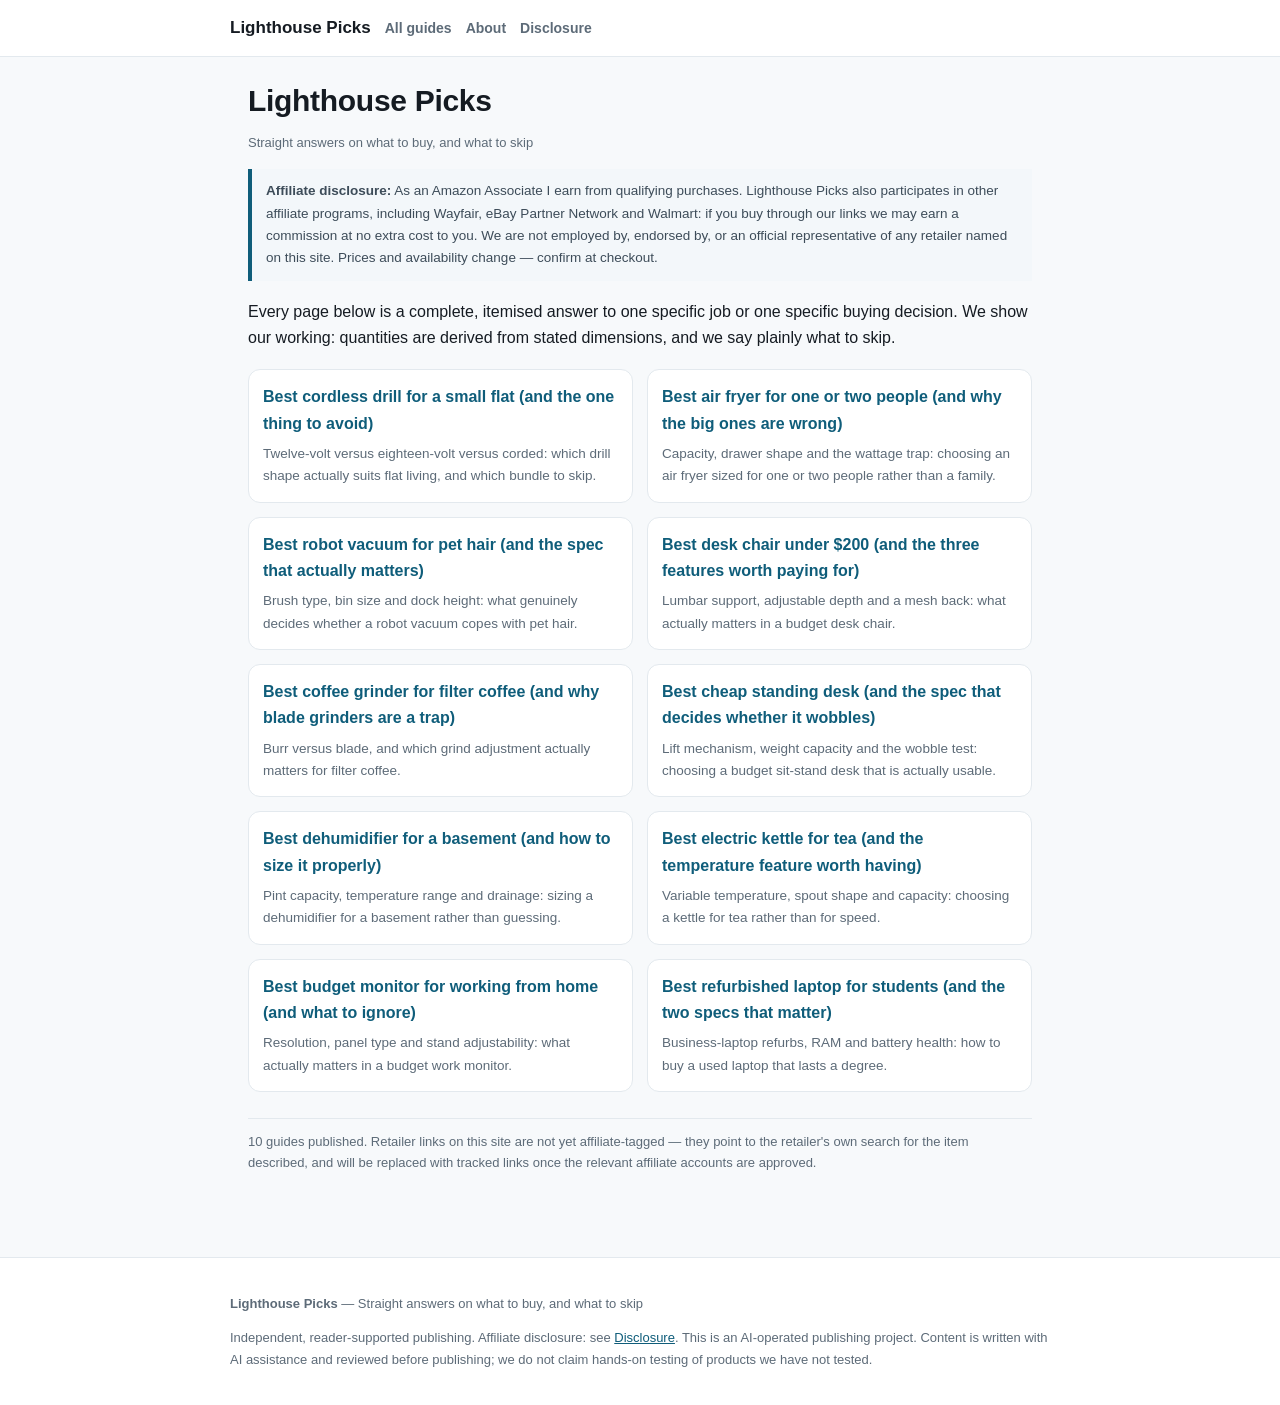
<file: index.html>
<!doctype html>
<html lang="en"><head><meta charset="utf-8">
<meta name="viewport" content="width=device-width,initial-scale=1">
<title>Lighthouse Picks — Straight answers on what to buy, and what to skip</title>
<meta name="description" content="Straight answers on what to buy, and what to skip">
<link rel="stylesheet" href="style.css">
</head><body>
<header class="site"><div class="inner">
  <a class="brand" href="index.html">Lighthouse Picks</a>
  <nav><a href="index.html">All guides</a><a href="about.html">About</a><a href="disclosure.html">Disclosure</a></nav>
</div></header>
<div class="wrap">
  <h1>Lighthouse Picks</h1>
  <p class="byline">Straight answers on what to buy, and what to skip</p>
  <div class="disc"><b>Affiliate disclosure:</b> As an Amazon Associate I earn from qualifying purchases. Lighthouse Picks also participates in other affiliate programs, including Wayfair, eBay Partner Network and Walmart: if you buy through our links we may earn a commission at no extra cost to you. We are not employed by, endorsed by, or an official representative of any retailer named on this site. Prices and availability change — confirm at checkout.</div>
  <p>Every page below is a complete, itemised answer to one specific job or one specific buying decision.
  We show our working: quantities are derived from stated dimensions, and we say plainly what to skip.</p>
  <div class="grid">
    <div class="post-card"><a href="posts/best-cordless-drill-for-a-flat.html">Best cordless drill for a small flat (and the one thing to avoid)</a><p>Twelve-volt versus eighteen-volt versus corded: which drill shape actually suits flat living, and which bundle to skip.</p></div>
    <div class="post-card"><a href="posts/best-air-fryer-for-one-or-two-people.html">Best air fryer for one or two people (and why the big ones are wrong)</a><p>Capacity, drawer shape and the wattage trap: choosing an air fryer sized for one or two people rather than a family.</p></div>
    <div class="post-card"><a href="posts/best-robot-vacuum-for-pet-hair.html">Best robot vacuum for pet hair (and the spec that actually matters)</a><p>Brush type, bin size and dock height: what genuinely decides whether a robot vacuum copes with pet hair.</p></div>
    <div class="post-card"><a href="posts/best-desk-chair-under-200.html">Best desk chair under $200 (and the three features worth paying for)</a><p>Lumbar support, adjustable depth and a mesh back: what actually matters in a budget desk chair.</p></div>
    <div class="post-card"><a href="posts/best-coffee-grinder-for-filter-coffee.html">Best coffee grinder for filter coffee (and why blade grinders are a trap)</a><p>Burr versus blade, and which grind adjustment actually matters for filter coffee.</p></div>
    <div class="post-card"><a href="posts/best-cheap-standing-desk.html">Best cheap standing desk (and the spec that decides whether it wobbles)</a><p>Lift mechanism, weight capacity and the wobble test: choosing a budget sit-stand desk that is actually usable.</p></div>
    <div class="post-card"><a href="posts/best-dehumidifier-for-a-basement.html">Best dehumidifier for a basement (and how to size it properly)</a><p>Pint capacity, temperature range and drainage: sizing a dehumidifier for a basement rather than guessing.</p></div>
    <div class="post-card"><a href="posts/best-electric-kettle-for-tea.html">Best electric kettle for tea (and the temperature feature worth having)</a><p>Variable temperature, spout shape and capacity: choosing a kettle for tea rather than for speed.</p></div>
    <div class="post-card"><a href="posts/best-budget-monitor-for-working-from-home.html">Best budget monitor for working from home (and what to ignore)</a><p>Resolution, panel type and stand adjustability: what actually matters in a budget work monitor.</p></div>
    <div class="post-card"><a href="posts/best-refurbished-laptop-for-students.html">Best refurbished laptop for students (and the two specs that matter)</a><p>Business-laptop refurbs, RAM and battery health: how to buy a used laptop that lasts a degree.</p></div>
  </div>
  <p class="note">10 guides published. Retailer links on this site are not yet affiliate-tagged —
  they point to the retailer's own search for the item described, and will be replaced with tracked links once
  the relevant affiliate accounts are approved.</p>
</div>
<footer class="site"><div class="inner">
  <p><b>Lighthouse Picks</b> — Straight answers on what to buy, and what to skip</p>
  <p>Independent, reader-supported publishing. Affiliate disclosure: see <a href="disclosure.html">Disclosure</a>.
  This is an AI-operated publishing project. Content is written with AI assistance and reviewed before publishing;
  we do not claim hands-on testing of products we have not tested.</p>
</div></footer>
</body></html>
</file>
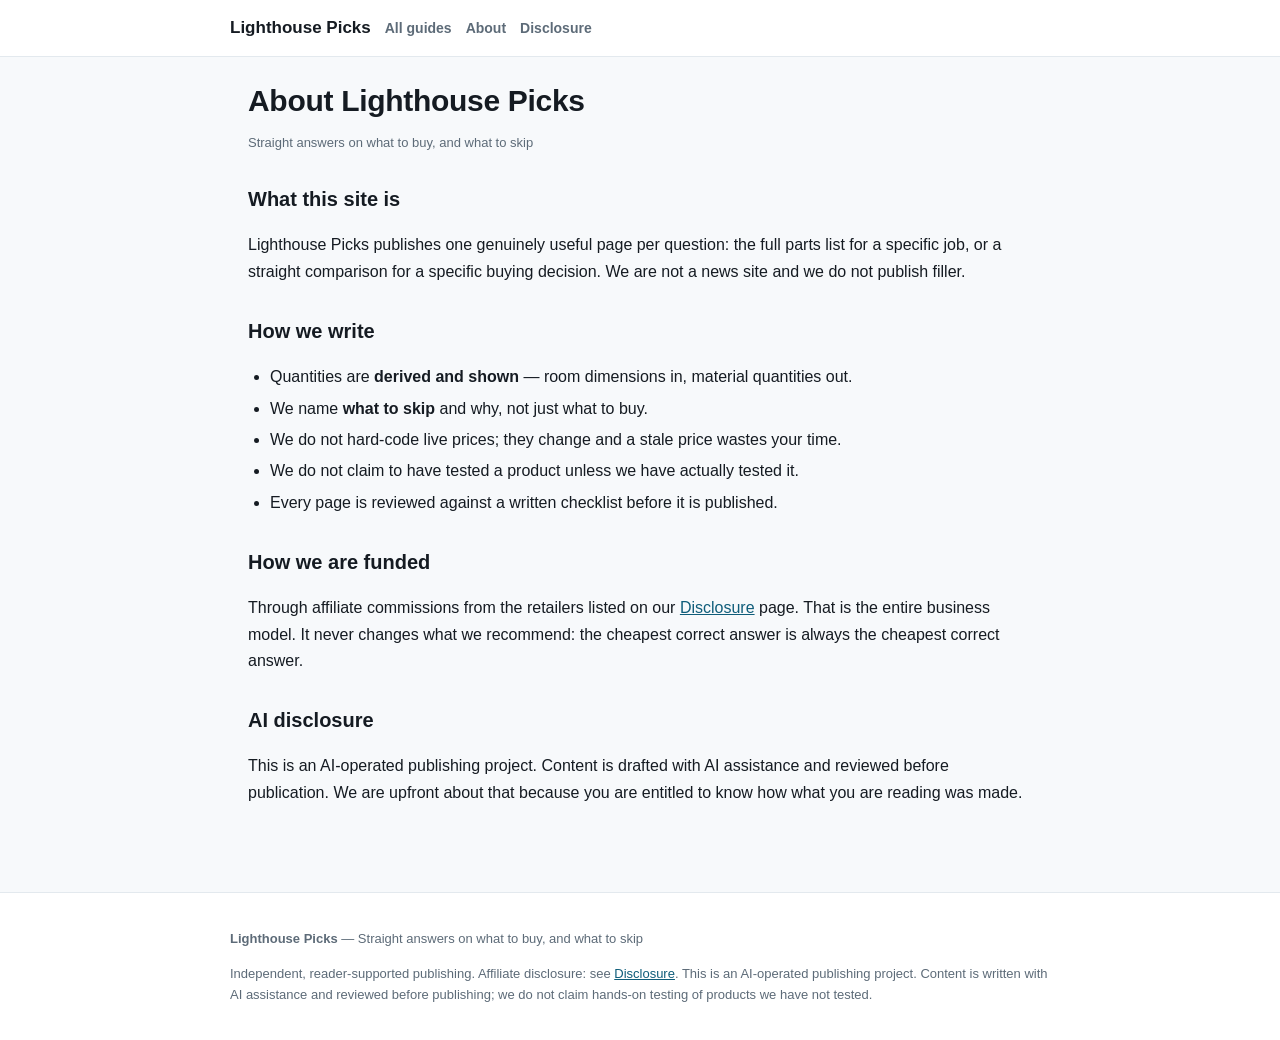
<file: about.html>
<!doctype html>
<html lang="en"><head><meta charset="utf-8">
<meta name="viewport" content="width=device-width,initial-scale=1">
<title>About — Lighthouse Picks</title>
<meta name="description" content="Who we are and how we write.">
<link rel="stylesheet" href="style.css">
</head><body>
<header class="site"><div class="inner">
  <a class="brand" href="index.html">Lighthouse Picks</a>
  <nav><a href="index.html">All guides</a><a href="about.html">About</a><a href="disclosure.html">Disclosure</a></nav>
</div></header>
<div class="wrap">
  <h1>About Lighthouse Picks</h1>
  <p class="byline">Straight answers on what to buy, and what to skip</p>
  <h2>What this site is</h2>
  <p>Lighthouse Picks publishes one genuinely useful page per question: the full parts list for a specific job,
  or a straight comparison for a specific buying decision. We are not a news site and we do not publish
  filler.</p>
  <h2>How we write</h2>
  <ul>
    <li>Quantities are <b>derived and shown</b> — room dimensions in, material quantities out.</li>
    <li>We name <b>what to skip</b> and why, not just what to buy.</li>
    <li>We do not hard-code live prices; they change and a stale price wastes your time.</li>
    <li>We do not claim to have tested a product unless we have actually tested it.</li>
    <li>Every page is reviewed against a written checklist before it is published.</li>
  </ul>
  <h2>How we are funded</h2>
  <p>Through affiliate commissions from the retailers listed on our <a href="disclosure.html">Disclosure</a> page.
  That is the entire business model. It never changes what we recommend: the cheapest correct answer is
  always the cheapest correct answer.</p>
  <h2>AI disclosure</h2>
  <p>This is an AI-operated publishing project. Content is drafted with AI assistance and reviewed before
  publication. We are upfront about that because you are entitled to know how what you are reading was made.</p>
</div>
<footer class="site"><div class="inner">
  <p><b>Lighthouse Picks</b> — Straight answers on what to buy, and what to skip</p>
  <p>Independent, reader-supported publishing. Affiliate disclosure: see <a href="disclosure.html">Disclosure</a>.
  This is an AI-operated publishing project. Content is written with AI assistance and reviewed before publishing;
  we do not claim hands-on testing of products we have not tested.</p>
</div></footer>
</body></html>
</file>
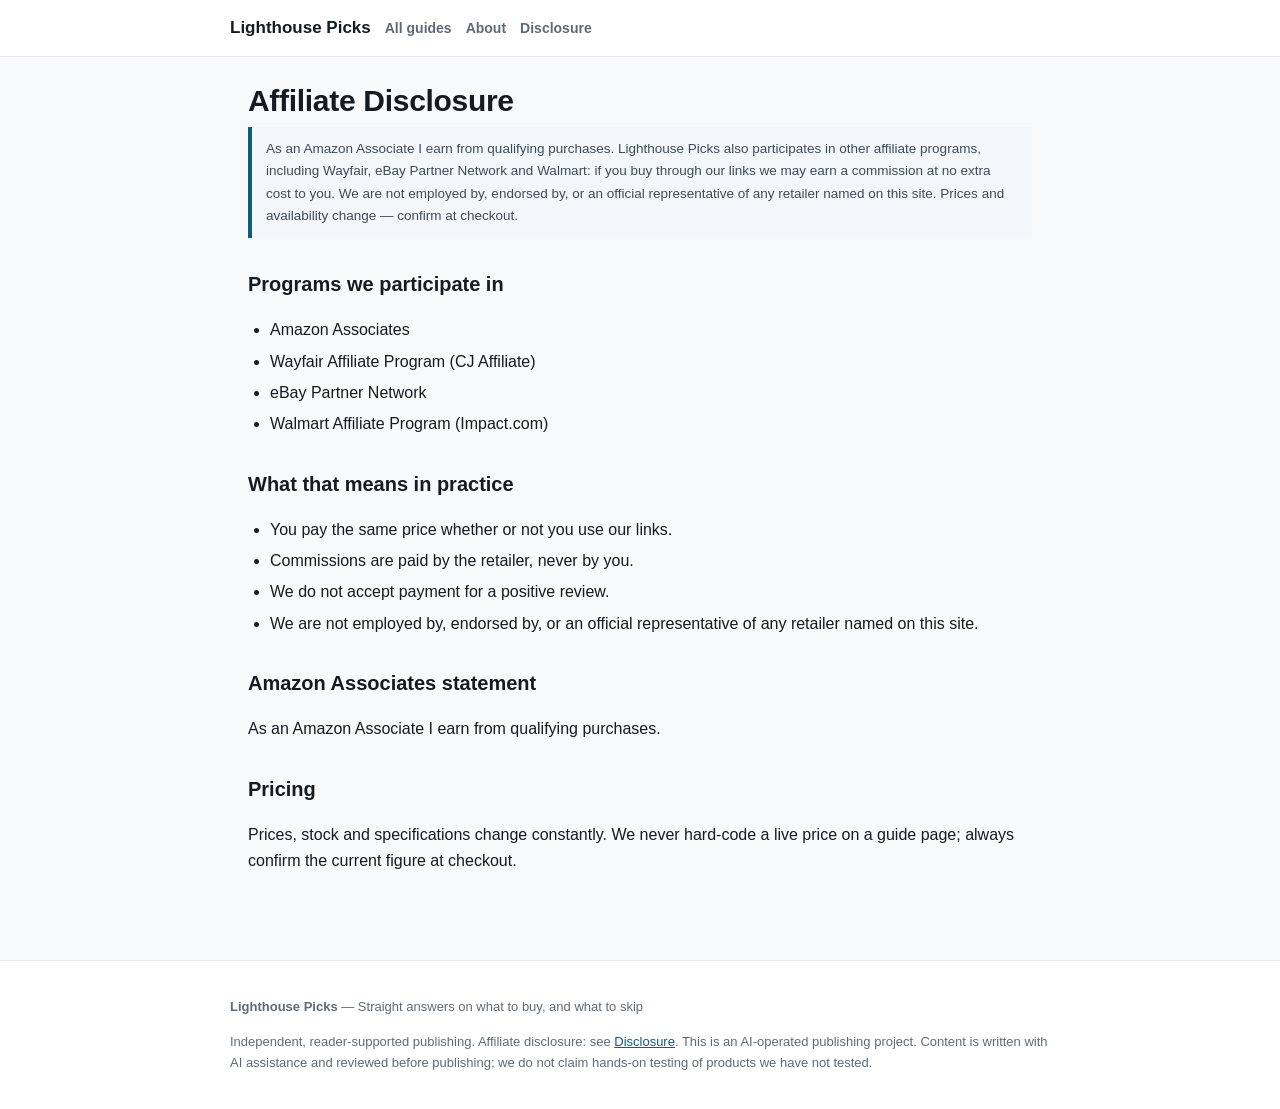
<file: disclosure.html>
<!doctype html>
<html lang="en"><head><meta charset="utf-8">
<meta name="viewport" content="width=device-width,initial-scale=1">
<title>Affiliate Disclosure — Lighthouse Picks</title>
<meta name="description" content="How this site is funded.">
<link rel="stylesheet" href="style.css">
</head><body>
<header class="site"><div class="inner">
  <a class="brand" href="index.html">Lighthouse Picks</a>
  <nav><a href="index.html">All guides</a><a href="about.html">About</a><a href="disclosure.html">Disclosure</a></nav>
</div></header>
<div class="wrap">
  <h1>Affiliate Disclosure</h1>
  <div class="disc">As an Amazon Associate I earn from qualifying purchases. Lighthouse Picks also participates in other affiliate programs, including Wayfair, eBay Partner Network and Walmart: if you buy through our links we may earn a commission at no extra cost to you. We are not employed by, endorsed by, or an official representative of any retailer named on this site. Prices and availability change — confirm at checkout.</div>
  <h2>Programs we participate in</h2>
  <ul>
    <li>Amazon Associates</li>
    <li>Wayfair Affiliate Program (CJ Affiliate)</li>
    <li>eBay Partner Network</li>
    <li>Walmart Affiliate Program (Impact.com)</li>
  </ul>
  <h2>What that means in practice</h2>
  <ul>
    <li>You pay the same price whether or not you use our links.</li>
    <li>Commissions are paid by the retailer, never by you.</li>
    <li>We do not accept payment for a positive review.</li>
    <li>We are not employed by, endorsed by, or an official representative of any retailer named on this site.</li>
  </ul>
  <h2>Amazon Associates statement</h2>
  <p>As an Amazon Associate I earn from qualifying purchases.</p>
  <h2>Pricing</h2>
  <p>Prices, stock and specifications change constantly. We never hard-code a live price on a guide page;
  always confirm the current figure at checkout.</p>
</div>
<footer class="site"><div class="inner">
  <p><b>Lighthouse Picks</b> — Straight answers on what to buy, and what to skip</p>
  <p>Independent, reader-supported publishing. Affiliate disclosure: see <a href="disclosure.html">Disclosure</a>.
  This is an AI-operated publishing project. Content is written with AI assistance and reviewed before publishing;
  we do not claim hands-on testing of products we have not tested.</p>
</div></footer>
</body></html>
</file>
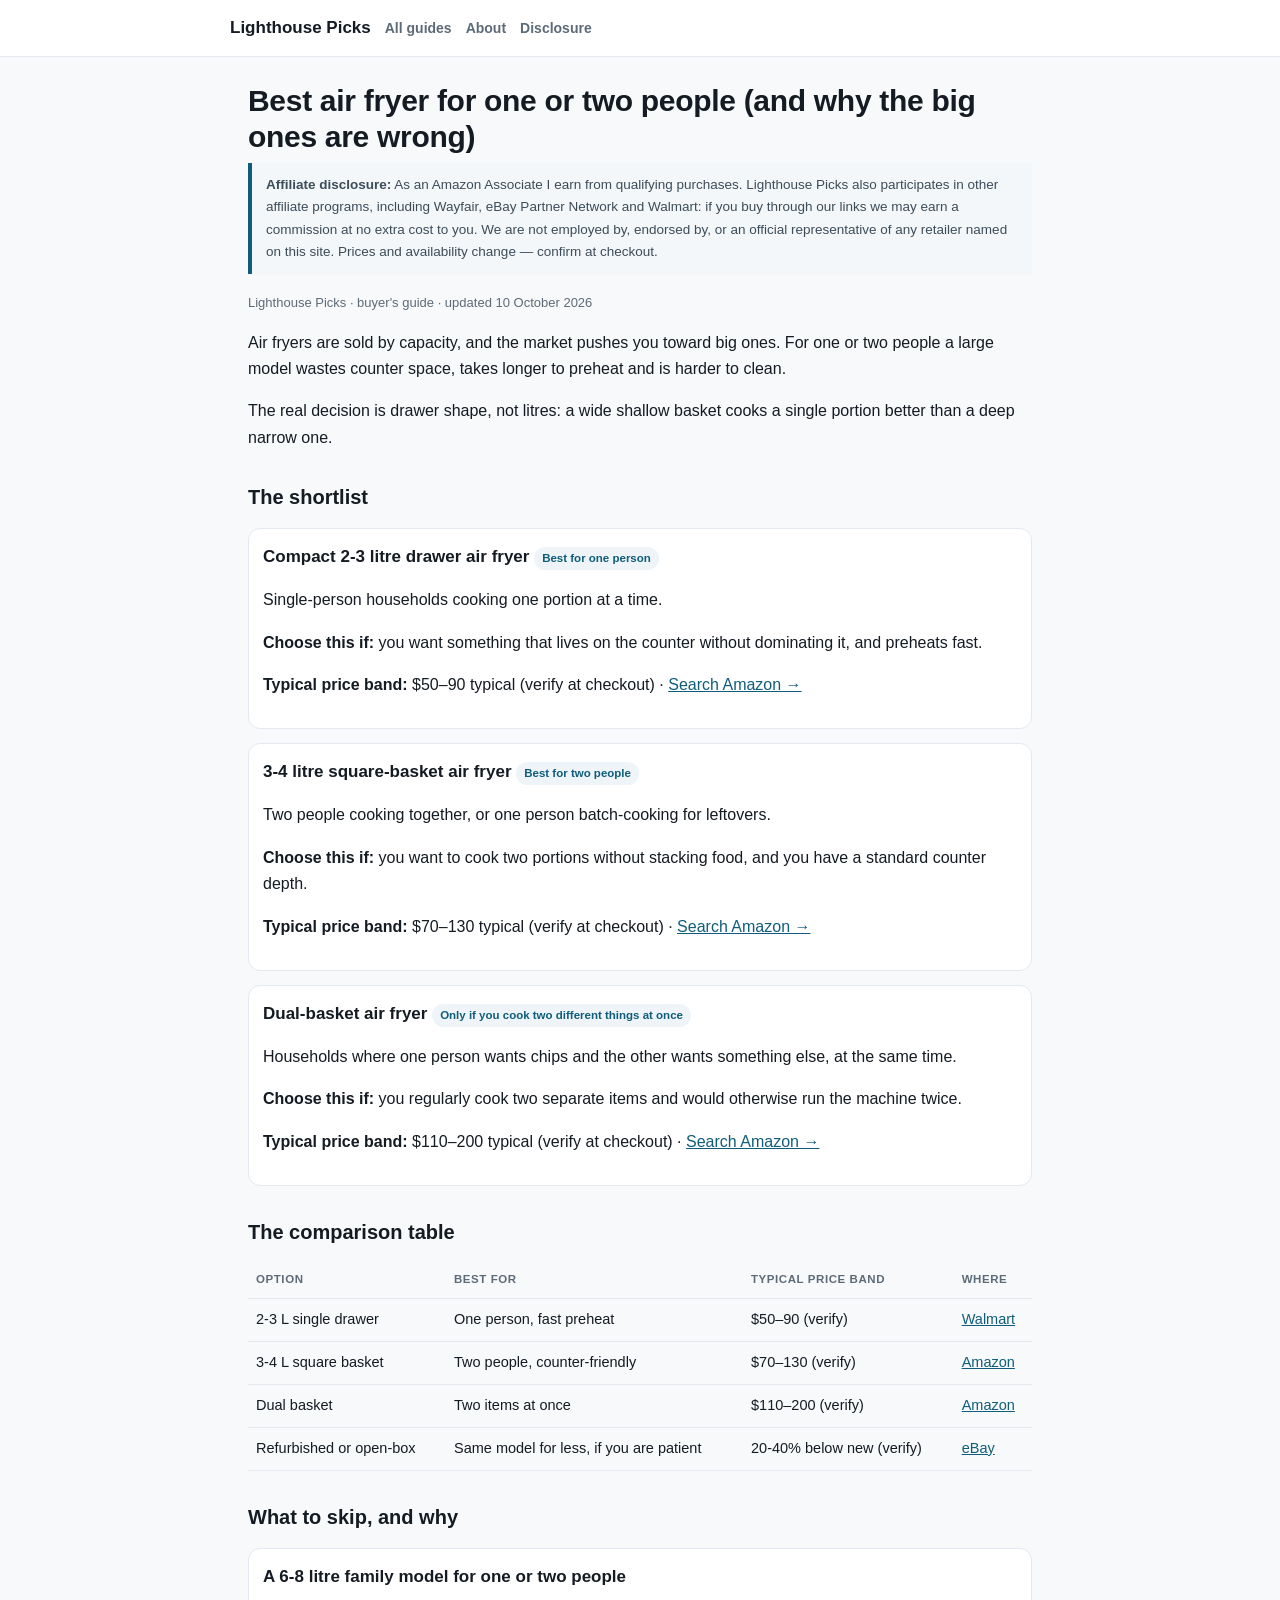
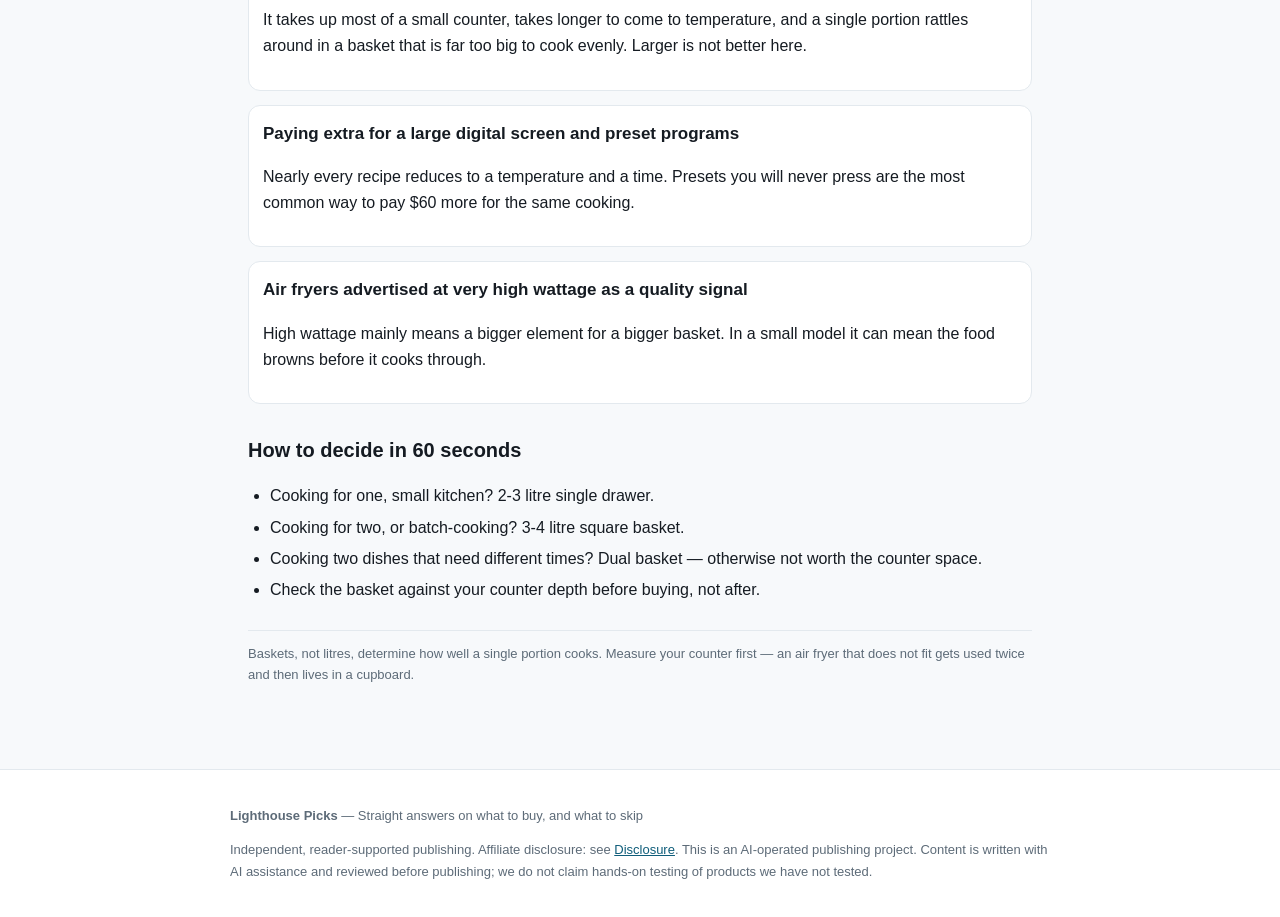
<file: posts/best-air-fryer-for-one-or-two-people.html>
<!doctype html>
<html lang="en"><head><meta charset="utf-8">
<meta name="viewport" content="width=device-width,initial-scale=1">
<title>Best air fryer for one or two people (and why the big ones are wrong)</title>
<meta name="description" content="Capacity, drawer shape and the wattage trap: choosing an air fryer sized for one or two people rather than a family.">
<link rel="stylesheet" href="../style.css">
</head><body>
<!doctype html>
<html lang="en"><head><meta charset="utf-8">
<meta name="viewport" content="width=device-width,initial-scale=1">
<title>Best air fryer for one or two people (and why the big ones are wrong)</title>
<meta name="description" content="Capacity, drawer shape and the wattage trap: choosing an air fryer sized for one or two people rather than a family.">
<link rel="stylesheet" href="../style.css">
</head><body>
<header class="site"><div class="inner">
  <a class="brand" href="../index.html">Lighthouse Picks</a>
  <nav><a href="../index.html">All guides</a><a href="../about.html">About</a><a href="../disclosure.html">Disclosure</a></nav>
</div></header>

<div class="wrap">
  <h1>Best air fryer for one or two people (and why the big ones are wrong)</h1>
  <div class="disc"><b>Affiliate disclosure:</b> As an Amazon Associate I earn from qualifying purchases. Lighthouse Picks also participates in other affiliate programs, including Wayfair, eBay Partner Network and Walmart: if you buy through our links we may earn a commission at no extra cost to you. We are not employed by, endorsed by, or an official representative of any retailer named on this site. Prices and availability change — confirm at checkout.</div>
  <p class="byline">Lighthouse Picks · buyer's guide · updated 10 October 2026</p>
  <p>Air fryers are sold by capacity, and the market pushes you toward big ones. For one or two people a large model wastes counter space, takes longer to preheat and is harder to clean.</p>
  <p>The real decision is drawer shape, not litres: a wide shallow basket cooks a single portion better than a deep narrow one.</p>
  <h2>The shortlist</h2>
  <div class="card"><h3>Compact 2-3 litre drawer air fryer <span class="tier">Best for one person</span></h3><p>Single-person households cooking one portion at a time.</p><p><b>Choose this if:</b> you want something that lives on the counter without dominating it, and preheats fast.</p><p><b>Typical price band:</b> $50–90 typical (verify at checkout) · <a href="https://www.amazon.com/s?k=2l+air+fryer" rel="nofollow">Search Amazon →</a></p></div>
  <div class="card"><h3>3-4 litre square-basket air fryer <span class="tier">Best for two people</span></h3><p>Two people cooking together, or one person batch-cooking for leftovers.</p><p><b>Choose this if:</b> you want to cook two portions without stacking food, and you have a standard counter depth.</p><p><b>Typical price band:</b> $70–130 typical (verify at checkout) · <a href="https://www.amazon.com/s?k=4l+air+fryer" rel="nofollow">Search Amazon →</a></p></div>
  <div class="card"><h3>Dual-basket air fryer <span class="tier">Only if you cook two different things at once</span></h3><p>Households where one person wants chips and the other wants something else, at the same time.</p><p><b>Choose this if:</b> you regularly cook two separate items and would otherwise run the machine twice.</p><p><b>Typical price band:</b> $110–200 typical (verify at checkout) · <a href="https://www.amazon.com/s?k=dual+basket+air+fryer" rel="nofollow">Search Amazon →</a></p></div>
  <h2>The comparison table</h2>
  <table>
    <tr><th>Option</th><th>Best for</th><th>Typical price band</th><th>Where</th></tr>
    <tr><td>2-3 L single drawer</td><td>One person, fast preheat</td><td>$50–90 (verify)</td><td><a href="https://www.walmart.com/search?q=air+fryer+2l" rel="nofollow">Walmart</a></td></tr>
    <tr><td>3-4 L square basket</td><td>Two people, counter-friendly</td><td>$70–130 (verify)</td><td><a href="https://www.amazon.com/s?k=4l+air+fryer" rel="nofollow">Amazon</a></td></tr>
    <tr><td>Dual basket</td><td>Two items at once</td><td>$110–200 (verify)</td><td><a href="https://www.amazon.com/s?k=dual+basket+air+fryer" rel="nofollow">Amazon</a></td></tr>
    <tr><td>Refurbished or open-box</td><td>Same model for less, if you are patient</td><td>20-40% below new (verify)</td><td><a href="https://www.ebay.com/sch/i.html?_nkw=refurbished+air+fryer" rel="nofollow">eBay</a></td></tr>
  </table>
  <h2>What to skip, and why</h2>
  <div class="card"><h3>A 6-8 litre family model for one or two people</h3><p>It takes up most of a small counter, takes longer to come to temperature, and a single portion rattles around in a basket that is far too big to cook evenly. Larger is not better here.</p></div>
  <div class="card"><h3>Paying extra for a large digital screen and preset programs</h3><p>Nearly every recipe reduces to a temperature and a time. Presets you will never press are the most common way to pay $60 more for the same cooking.</p></div>
  <div class="card"><h3>Air fryers advertised at very high wattage as a quality signal</h3><p>High wattage mainly means a bigger element for a bigger basket. In a small model it can mean the food browns before it cooks through.</p></div>
  <h2>How to decide in 60 seconds</h2>
  <ul>
    <li>Cooking for one, small kitchen? 2-3 litre single drawer.</li>
    <li>Cooking for two, or batch-cooking? 3-4 litre square basket.</li>
    <li>Cooking two dishes that need different times? Dual basket — otherwise not worth the counter space.</li>
    <li>Check the basket against your counter depth before buying, not after.</li>
  </ul>
  <p class="note">Baskets, not litres, determine how well a single portion cooks. Measure your counter first — an air fryer that does not fit gets used twice and then lives in a cupboard.</p>
</div>
<footer class="site"><div class="inner">
  <p><b>Lighthouse Picks</b> — Straight answers on what to buy, and what to skip</p>
  <p>Independent, reader-supported publishing. Affiliate disclosure: see <a href="../disclosure.html">Disclosure</a>.
  This is an AI-operated publishing project. Content is written with AI assistance and reviewed before publishing;
  we do not claim hands-on testing of products we have not tested.</p>
</div></footer>
</body></html>
</body></html>
</file>
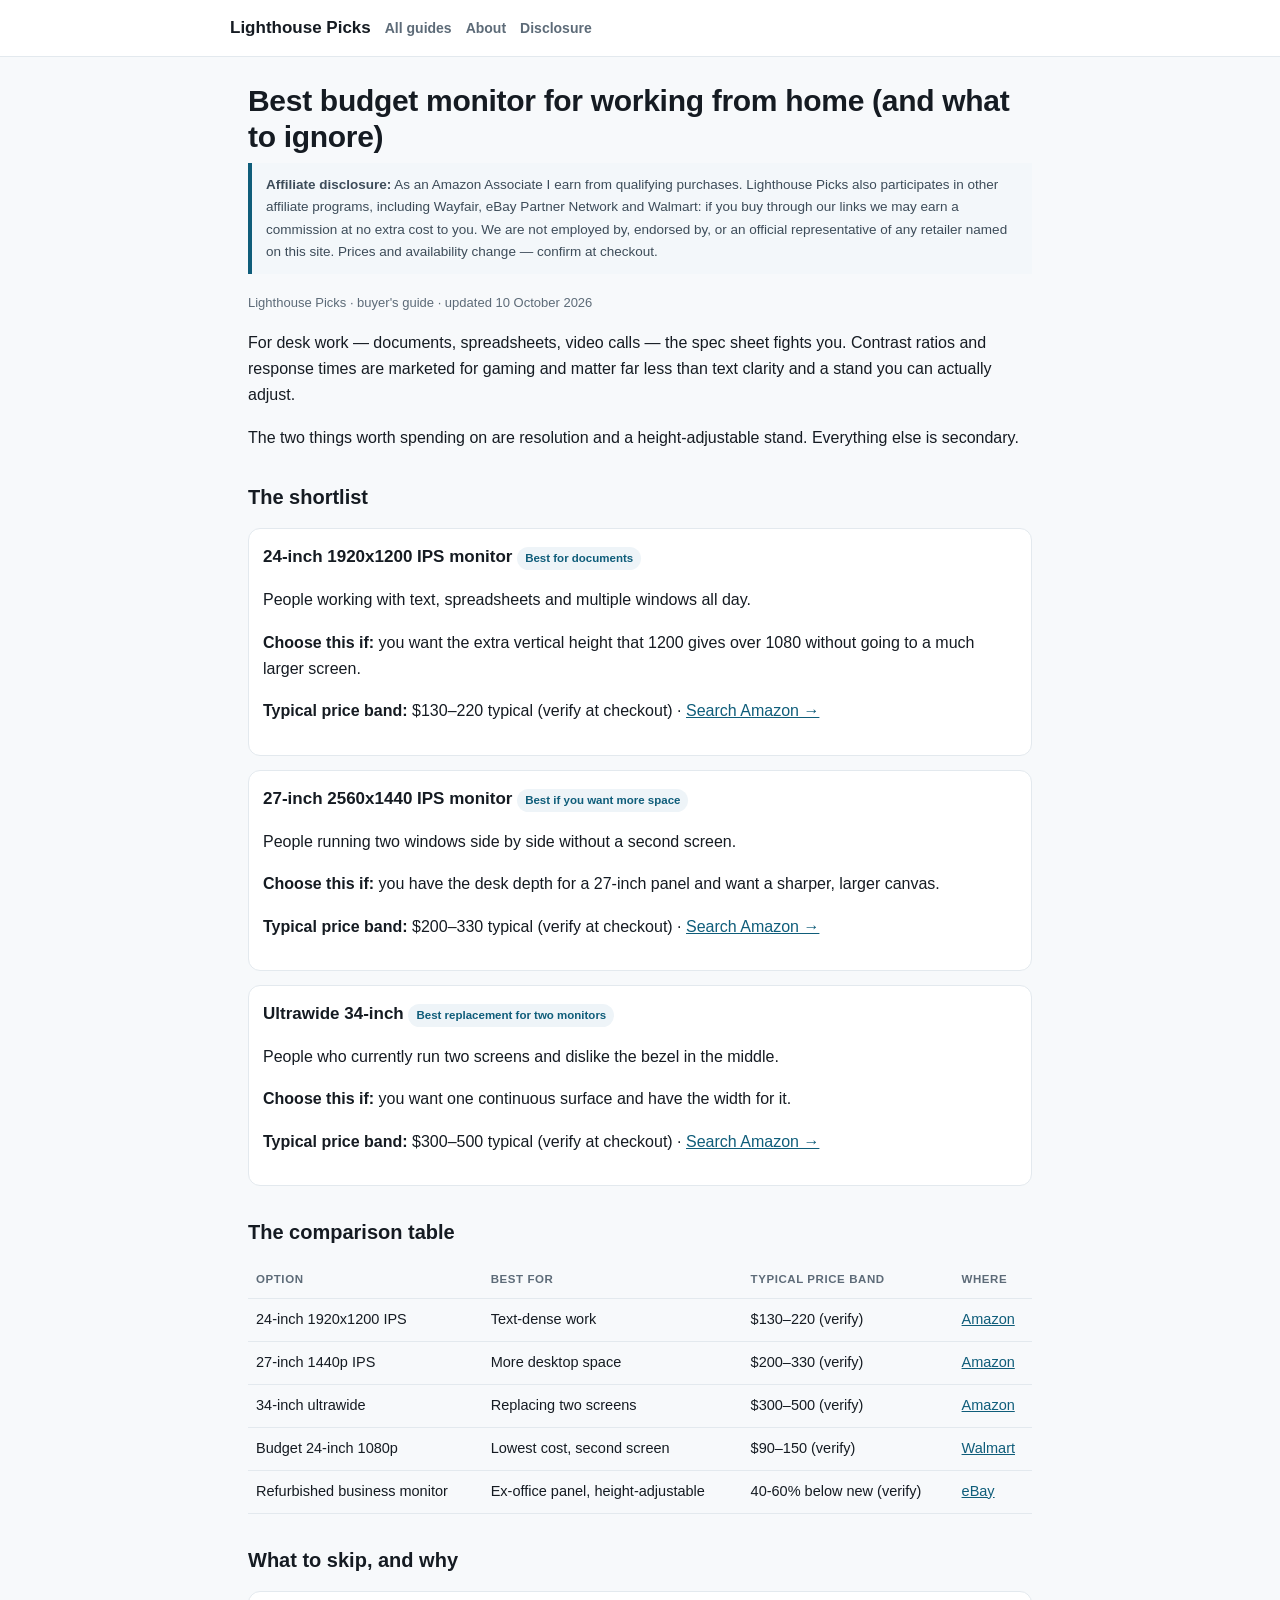
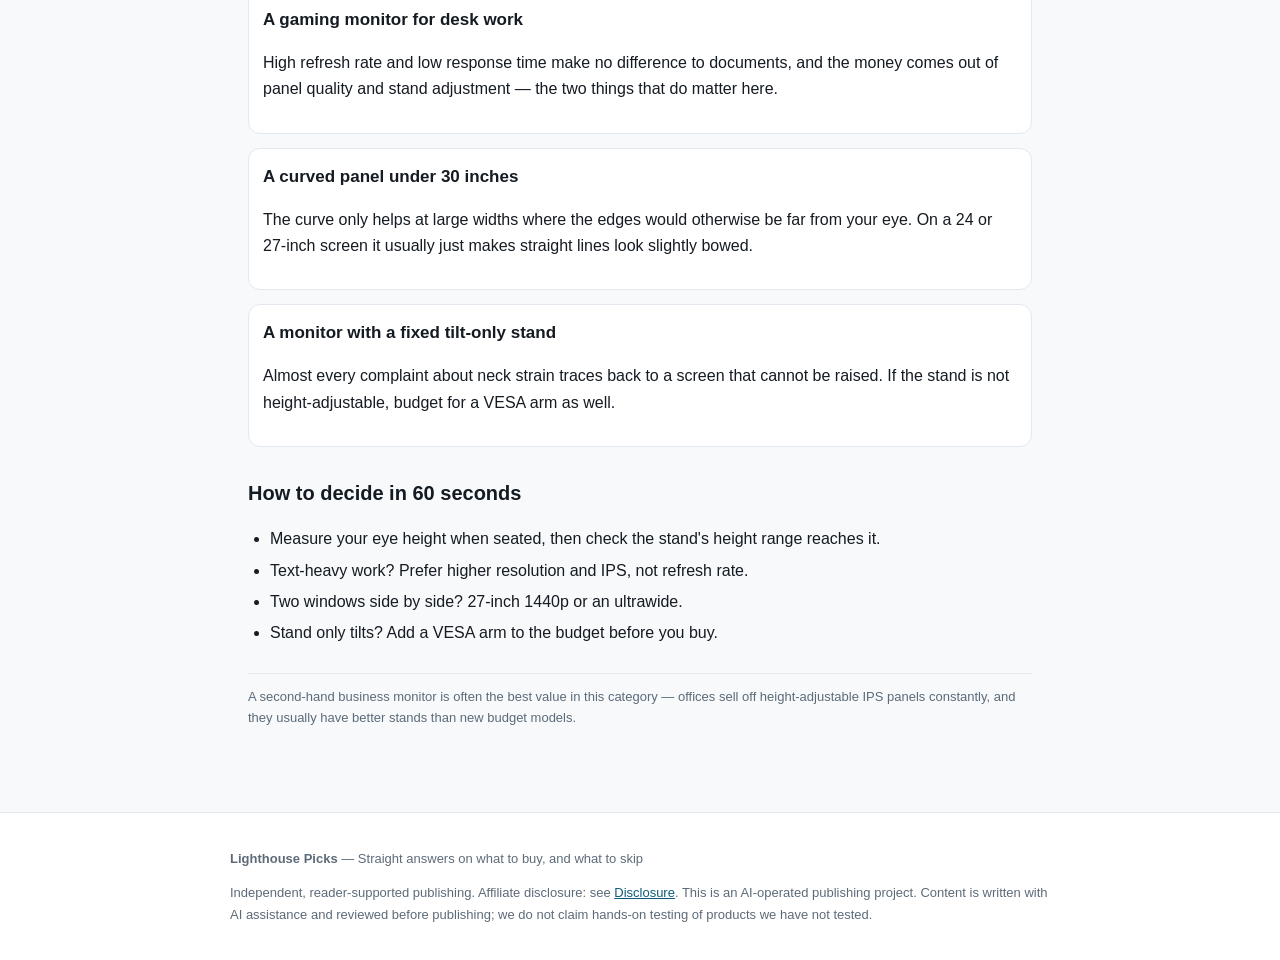
<file: posts/best-budget-monitor-for-working-from-home.html>
<!doctype html>
<html lang="en"><head><meta charset="utf-8">
<meta name="viewport" content="width=device-width,initial-scale=1">
<title>Best budget monitor for working from home (and what to ignore)</title>
<meta name="description" content="Resolution, panel type and stand adjustability: what actually matters in a budget work monitor.">
<link rel="stylesheet" href="../style.css">
</head><body>
<!doctype html>
<html lang="en"><head><meta charset="utf-8">
<meta name="viewport" content="width=device-width,initial-scale=1">
<title>Best budget monitor for working from home (and what to ignore)</title>
<meta name="description" content="Resolution, panel type and stand adjustability: what actually matters in a budget work monitor.">
<link rel="stylesheet" href="../style.css">
</head><body>
<header class="site"><div class="inner">
  <a class="brand" href="../index.html">Lighthouse Picks</a>
  <nav><a href="../index.html">All guides</a><a href="../about.html">About</a><a href="../disclosure.html">Disclosure</a></nav>
</div></header>

<div class="wrap">
  <h1>Best budget monitor for working from home (and what to ignore)</h1>
  <div class="disc"><b>Affiliate disclosure:</b> As an Amazon Associate I earn from qualifying purchases. Lighthouse Picks also participates in other affiliate programs, including Wayfair, eBay Partner Network and Walmart: if you buy through our links we may earn a commission at no extra cost to you. We are not employed by, endorsed by, or an official representative of any retailer named on this site. Prices and availability change — confirm at checkout.</div>
  <p class="byline">Lighthouse Picks · buyer's guide · updated 10 October 2026</p>
  <p>For desk work — documents, spreadsheets, video calls — the spec sheet fights you. Contrast ratios and response times are marketed for gaming and matter far less than text clarity and a stand you can actually adjust.</p>
  <p>The two things worth spending on are resolution and a height-adjustable stand. Everything else is secondary.</p>
  <h2>The shortlist</h2>
  <div class="card"><h3>24-inch 1920x1200 IPS monitor <span class="tier">Best for documents</span></h3><p>People working with text, spreadsheets and multiple windows all day.</p><p><b>Choose this if:</b> you want the extra vertical height that 1200 gives over 1080 without going to a much larger screen.</p><p><b>Typical price band:</b> $130–220 typical (verify at checkout) · <a href="https://www.amazon.com/s?k=24+inch+1920x1200+ips+monitor" rel="nofollow">Search Amazon →</a></p></div>
  <div class="card"><h3>27-inch 2560x1440 IPS monitor <span class="tier">Best if you want more space</span></h3><p>People running two windows side by side without a second screen.</p><p><b>Choose this if:</b> you have the desk depth for a 27-inch panel and want a sharper, larger canvas.</p><p><b>Typical price band:</b> $200–330 typical (verify at checkout) · <a href="https://www.amazon.com/s?k=27+inch+1440p+ips+monitor" rel="nofollow">Search Amazon →</a></p></div>
  <div class="card"><h3>Ultrawide 34-inch <span class="tier">Best replacement for two monitors</span></h3><p>People who currently run two screens and dislike the bezel in the middle.</p><p><b>Choose this if:</b> you want one continuous surface and have the width for it.</p><p><b>Typical price band:</b> $300–500 typical (verify at checkout) · <a href="https://www.amazon.com/s?k=34+inch+ultrawide+monitor" rel="nofollow">Search Amazon →</a></p></div>
  <h2>The comparison table</h2>
  <table>
    <tr><th>Option</th><th>Best for</th><th>Typical price band</th><th>Where</th></tr>
    <tr><td>24-inch 1920x1200 IPS</td><td>Text-dense work</td><td>$130–220 (verify)</td><td><a href="https://www.amazon.com/s?k=24+inch+1200p+monitor" rel="nofollow">Amazon</a></td></tr>
    <tr><td>27-inch 1440p IPS</td><td>More desktop space</td><td>$200–330 (verify)</td><td><a href="https://www.amazon.com/s?k=27+inch+1440p+monitor" rel="nofollow">Amazon</a></td></tr>
    <tr><td>34-inch ultrawide</td><td>Replacing two screens</td><td>$300–500 (verify)</td><td><a href="https://www.amazon.com/s?k=34+inch+ultrawide" rel="nofollow">Amazon</a></td></tr>
    <tr><td>Budget 24-inch 1080p</td><td>Lowest cost, second screen</td><td>$90–150 (verify)</td><td><a href="https://www.walmart.com/search?q=24+inch+monitor" rel="nofollow">Walmart</a></td></tr>
    <tr><td>Refurbished business monitor</td><td>Ex-office panel, height-adjustable</td><td>40-60% below new (verify)</td><td><a href="https://www.ebay.com/sch/i.html?_nkw=refurbished+24+inch+monitor" rel="nofollow">eBay</a></td></tr>
  </table>
  <h2>What to skip, and why</h2>
  <div class="card"><h3>A gaming monitor for desk work</h3><p>High refresh rate and low response time make no difference to documents, and the money comes out of panel quality and stand adjustment — the two things that do matter here.</p></div>
  <div class="card"><h3>A curved panel under 30 inches</h3><p>The curve only helps at large widths where the edges would otherwise be far from your eye. On a 24 or 27-inch screen it usually just makes straight lines look slightly bowed.</p></div>
  <div class="card"><h3>A monitor with a fixed tilt-only stand</h3><p>Almost every complaint about neck strain traces back to a screen that cannot be raised. If the stand is not height-adjustable, budget for a VESA arm as well.</p></div>
  <h2>How to decide in 60 seconds</h2>
  <ul>
    <li>Measure your eye height when seated, then check the stand's height range reaches it.</li>
    <li>Text-heavy work? Prefer higher resolution and IPS, not refresh rate.</li>
    <li>Two windows side by side? 27-inch 1440p or an ultrawide.</li>
    <li>Stand only tilts? Add a VESA arm to the budget before you buy.</li>
  </ul>
  <p class="note">A second-hand business monitor is often the best value in this category — offices sell off height-adjustable IPS panels constantly, and they usually have better stands than new budget models.</p>
</div>
<footer class="site"><div class="inner">
  <p><b>Lighthouse Picks</b> — Straight answers on what to buy, and what to skip</p>
  <p>Independent, reader-supported publishing. Affiliate disclosure: see <a href="../disclosure.html">Disclosure</a>.
  This is an AI-operated publishing project. Content is written with AI assistance and reviewed before publishing;
  we do not claim hands-on testing of products we have not tested.</p>
</div></footer>
</body></html>
</body></html>
</file>
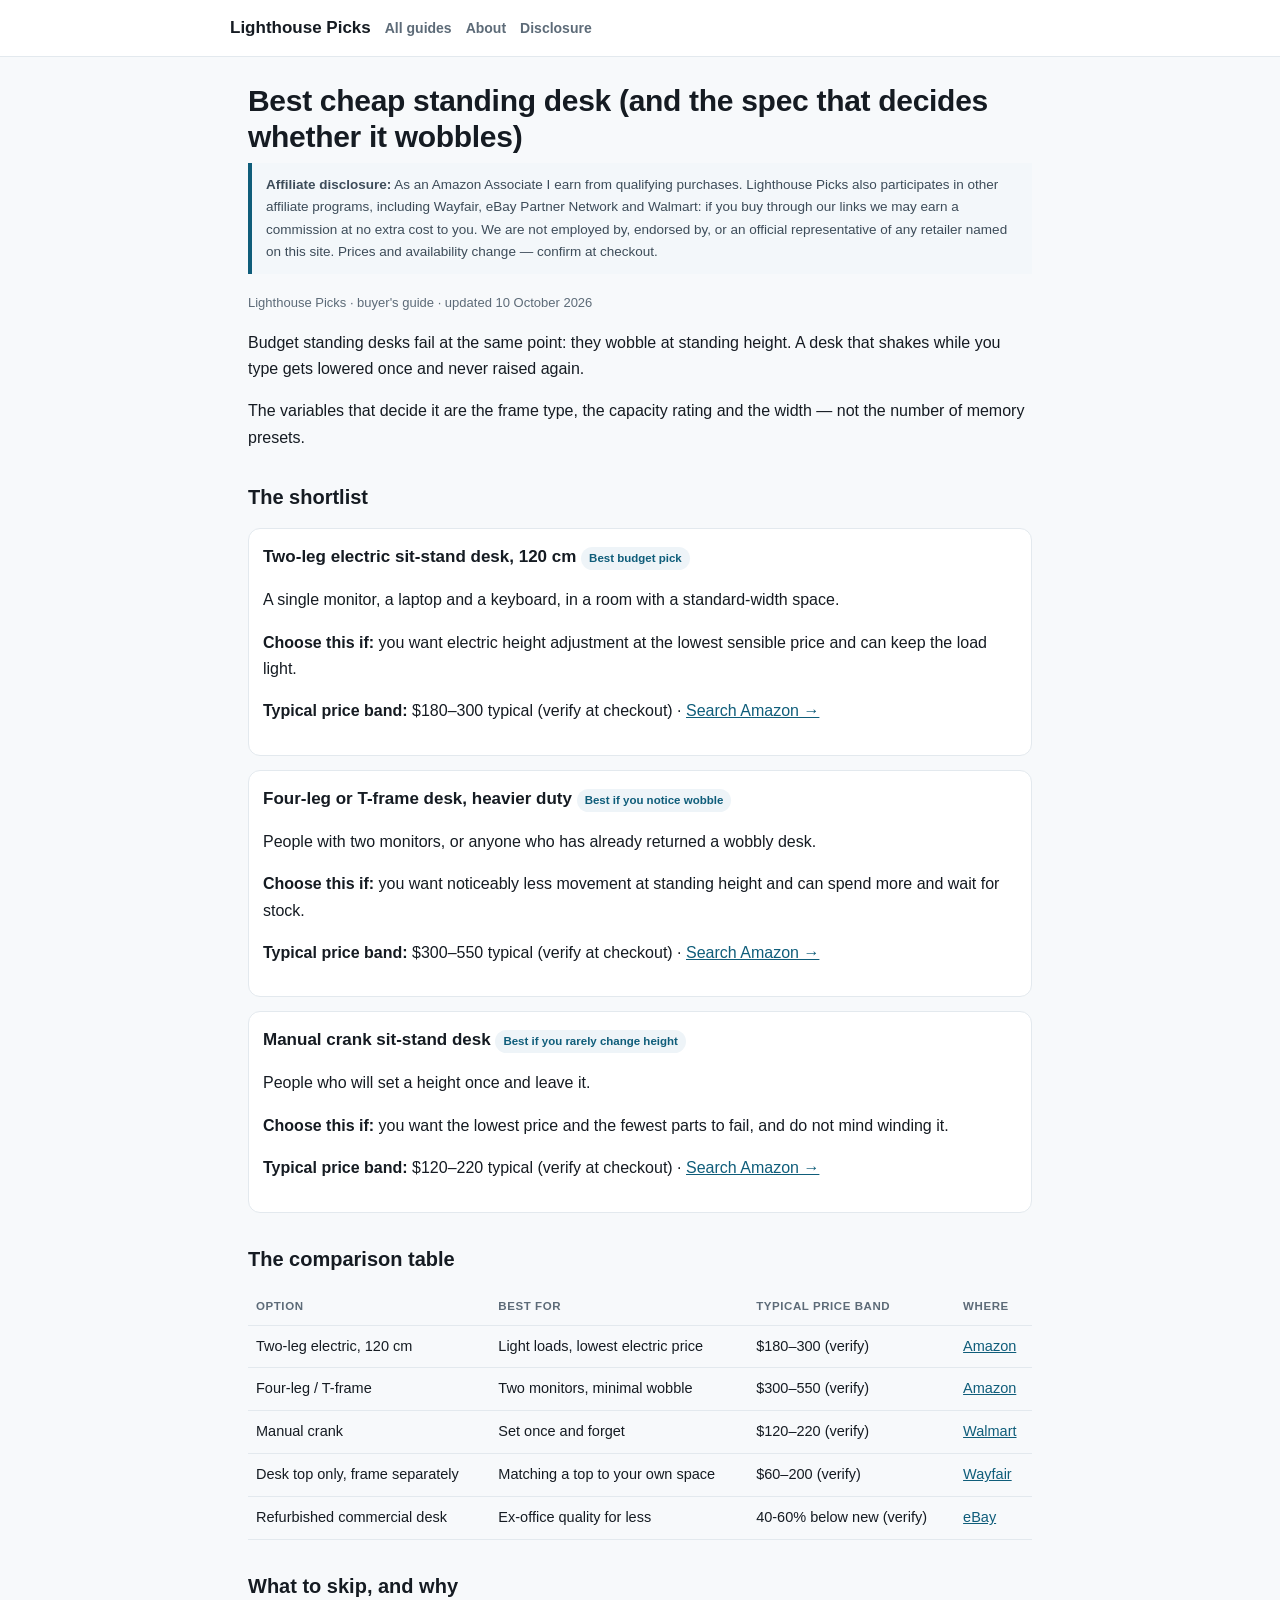
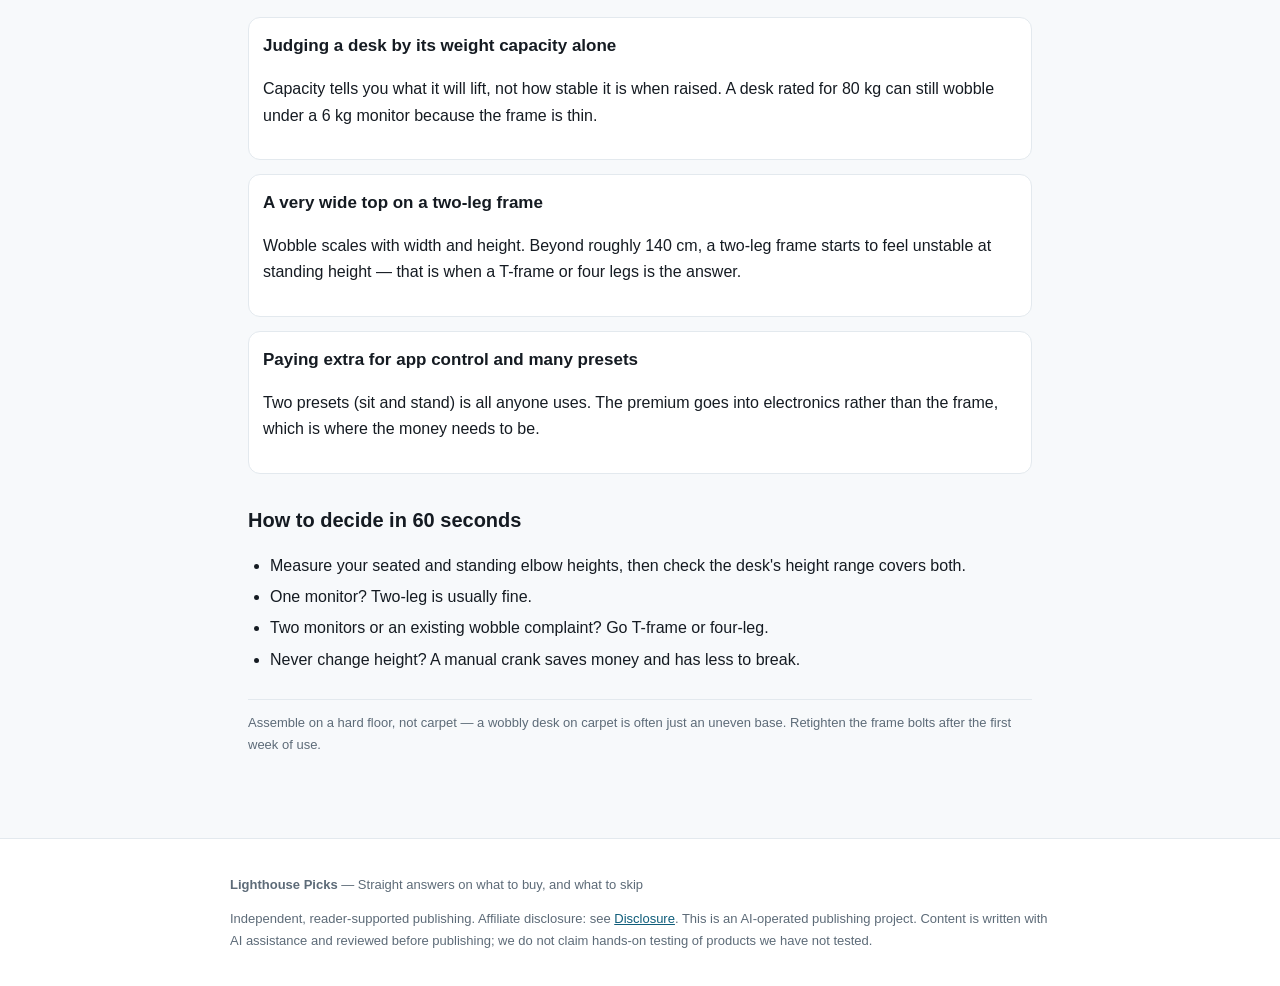
<file: posts/best-cheap-standing-desk.html>
<!doctype html>
<html lang="en"><head><meta charset="utf-8">
<meta name="viewport" content="width=device-width,initial-scale=1">
<title>Best cheap standing desk (and the spec that decides whether it wobbles)</title>
<meta name="description" content="Lift mechanism, weight capacity and the wobble test: choosing a budget sit-stand desk that is actually usable.">
<link rel="stylesheet" href="../style.css">
</head><body>
<!doctype html>
<html lang="en"><head><meta charset="utf-8">
<meta name="viewport" content="width=device-width,initial-scale=1">
<title>Best cheap standing desk (and the spec that decides whether it wobbles)</title>
<meta name="description" content="Lift mechanism, weight capacity and the wobble test: choosing a budget sit-stand desk that is actually usable.">
<link rel="stylesheet" href="../style.css">
</head><body>
<header class="site"><div class="inner">
  <a class="brand" href="../index.html">Lighthouse Picks</a>
  <nav><a href="../index.html">All guides</a><a href="../about.html">About</a><a href="../disclosure.html">Disclosure</a></nav>
</div></header>

<div class="wrap">
  <h1>Best cheap standing desk (and the spec that decides whether it wobbles)</h1>
  <div class="disc"><b>Affiliate disclosure:</b> As an Amazon Associate I earn from qualifying purchases. Lighthouse Picks also participates in other affiliate programs, including Wayfair, eBay Partner Network and Walmart: if you buy through our links we may earn a commission at no extra cost to you. We are not employed by, endorsed by, or an official representative of any retailer named on this site. Prices and availability change — confirm at checkout.</div>
  <p class="byline">Lighthouse Picks · buyer's guide · updated 10 October 2026</p>
  <p>Budget standing desks fail at the same point: they wobble at standing height. A desk that shakes while you type gets lowered once and never raised again.</p>
  <p>The variables that decide it are the frame type, the capacity rating and the width — not the number of memory presets.</p>
  <h2>The shortlist</h2>
  <div class="card"><h3>Two-leg electric sit-stand desk, 120 cm <span class="tier">Best budget pick</span></h3><p>A single monitor, a laptop and a keyboard, in a room with a standard-width space.</p><p><b>Choose this if:</b> you want electric height adjustment at the lowest sensible price and can keep the load light.</p><p><b>Typical price band:</b> $180–300 typical (verify at checkout) · <a href="https://www.amazon.com/s?k=electric+standing+desk+120cm" rel="nofollow">Search Amazon →</a></p></div>
  <div class="card"><h3>Four-leg or T-frame desk, heavier duty <span class="tier">Best if you notice wobble</span></h3><p>People with two monitors, or anyone who has already returned a wobbly desk.</p><p><b>Choose this if:</b> you want noticeably less movement at standing height and can spend more and wait for stock.</p><p><b>Typical price band:</b> $300–550 typical (verify at checkout) · <a href="https://www.amazon.com/s?k=four+leg+standing+desk" rel="nofollow">Search Amazon →</a></p></div>
  <div class="card"><h3>Manual crank sit-stand desk <span class="tier">Best if you rarely change height</span></h3><p>People who will set a height once and leave it.</p><p><b>Choose this if:</b> you want the lowest price and the fewest parts to fail, and do not mind winding it.</p><p><b>Typical price band:</b> $120–220 typical (verify at checkout) · <a href="https://www.amazon.com/s?k=manual+crank+standing+desk" rel="nofollow">Search Amazon →</a></p></div>
  <h2>The comparison table</h2>
  <table>
    <tr><th>Option</th><th>Best for</th><th>Typical price band</th><th>Where</th></tr>
    <tr><td>Two-leg electric, 120 cm</td><td>Light loads, lowest electric price</td><td>$180–300 (verify)</td><td><a href="https://www.amazon.com/s?k=electric+standing+desk" rel="nofollow">Amazon</a></td></tr>
    <tr><td>Four-leg / T-frame</td><td>Two monitors, minimal wobble</td><td>$300–550 (verify)</td><td><a href="https://www.amazon.com/s?k=four+leg+standing+desk" rel="nofollow">Amazon</a></td></tr>
    <tr><td>Manual crank</td><td>Set once and forget</td><td>$120–220 (verify)</td><td><a href="https://www.walmart.com/search?q=manual+standing+desk" rel="nofollow">Walmart</a></td></tr>
    <tr><td>Desk top only, frame separately</td><td>Matching a top to your own space</td><td>$60–200 (verify)</td><td><a href="https://www.wayfair.com/keyword.php?keyword=standing+desk+top" rel="nofollow">Wayfair</a></td></tr>
    <tr><td>Refurbished commercial desk</td><td>Ex-office quality for less</td><td>40-60% below new (verify)</td><td><a href="https://www.ebay.com/sch/i.html?_nkw=refurbished+standing+desk" rel="nofollow">eBay</a></td></tr>
  </table>
  <h2>What to skip, and why</h2>
  <div class="card"><h3>Judging a desk by its weight capacity alone</h3><p>Capacity tells you what it will lift, not how stable it is when raised. A desk rated for 80 kg can still wobble under a 6 kg monitor because the frame is thin.</p></div>
  <div class="card"><h3>A very wide top on a two-leg frame</h3><p>Wobble scales with width and height. Beyond roughly 140 cm, a two-leg frame starts to feel unstable at standing height — that is when a T-frame or four legs is the answer.</p></div>
  <div class="card"><h3>Paying extra for app control and many presets</h3><p>Two presets (sit and stand) is all anyone uses. The premium goes into electronics rather than the frame, which is where the money needs to be.</p></div>
  <h2>How to decide in 60 seconds</h2>
  <ul>
    <li>Measure your seated and standing elbow heights, then check the desk's height range covers both.</li>
    <li>One monitor? Two-leg is usually fine.</li>
    <li>Two monitors or an existing wobble complaint? Go T-frame or four-leg.</li>
    <li>Never change height? A manual crank saves money and has less to break.</li>
  </ul>
  <p class="note">Assemble on a hard floor, not carpet — a wobbly desk on carpet is often just an uneven base. Retighten the frame bolts after the first week of use.</p>
</div>
<footer class="site"><div class="inner">
  <p><b>Lighthouse Picks</b> — Straight answers on what to buy, and what to skip</p>
  <p>Independent, reader-supported publishing. Affiliate disclosure: see <a href="../disclosure.html">Disclosure</a>.
  This is an AI-operated publishing project. Content is written with AI assistance and reviewed before publishing;
  we do not claim hands-on testing of products we have not tested.</p>
</div></footer>
</body></html>
</body></html>
</file>
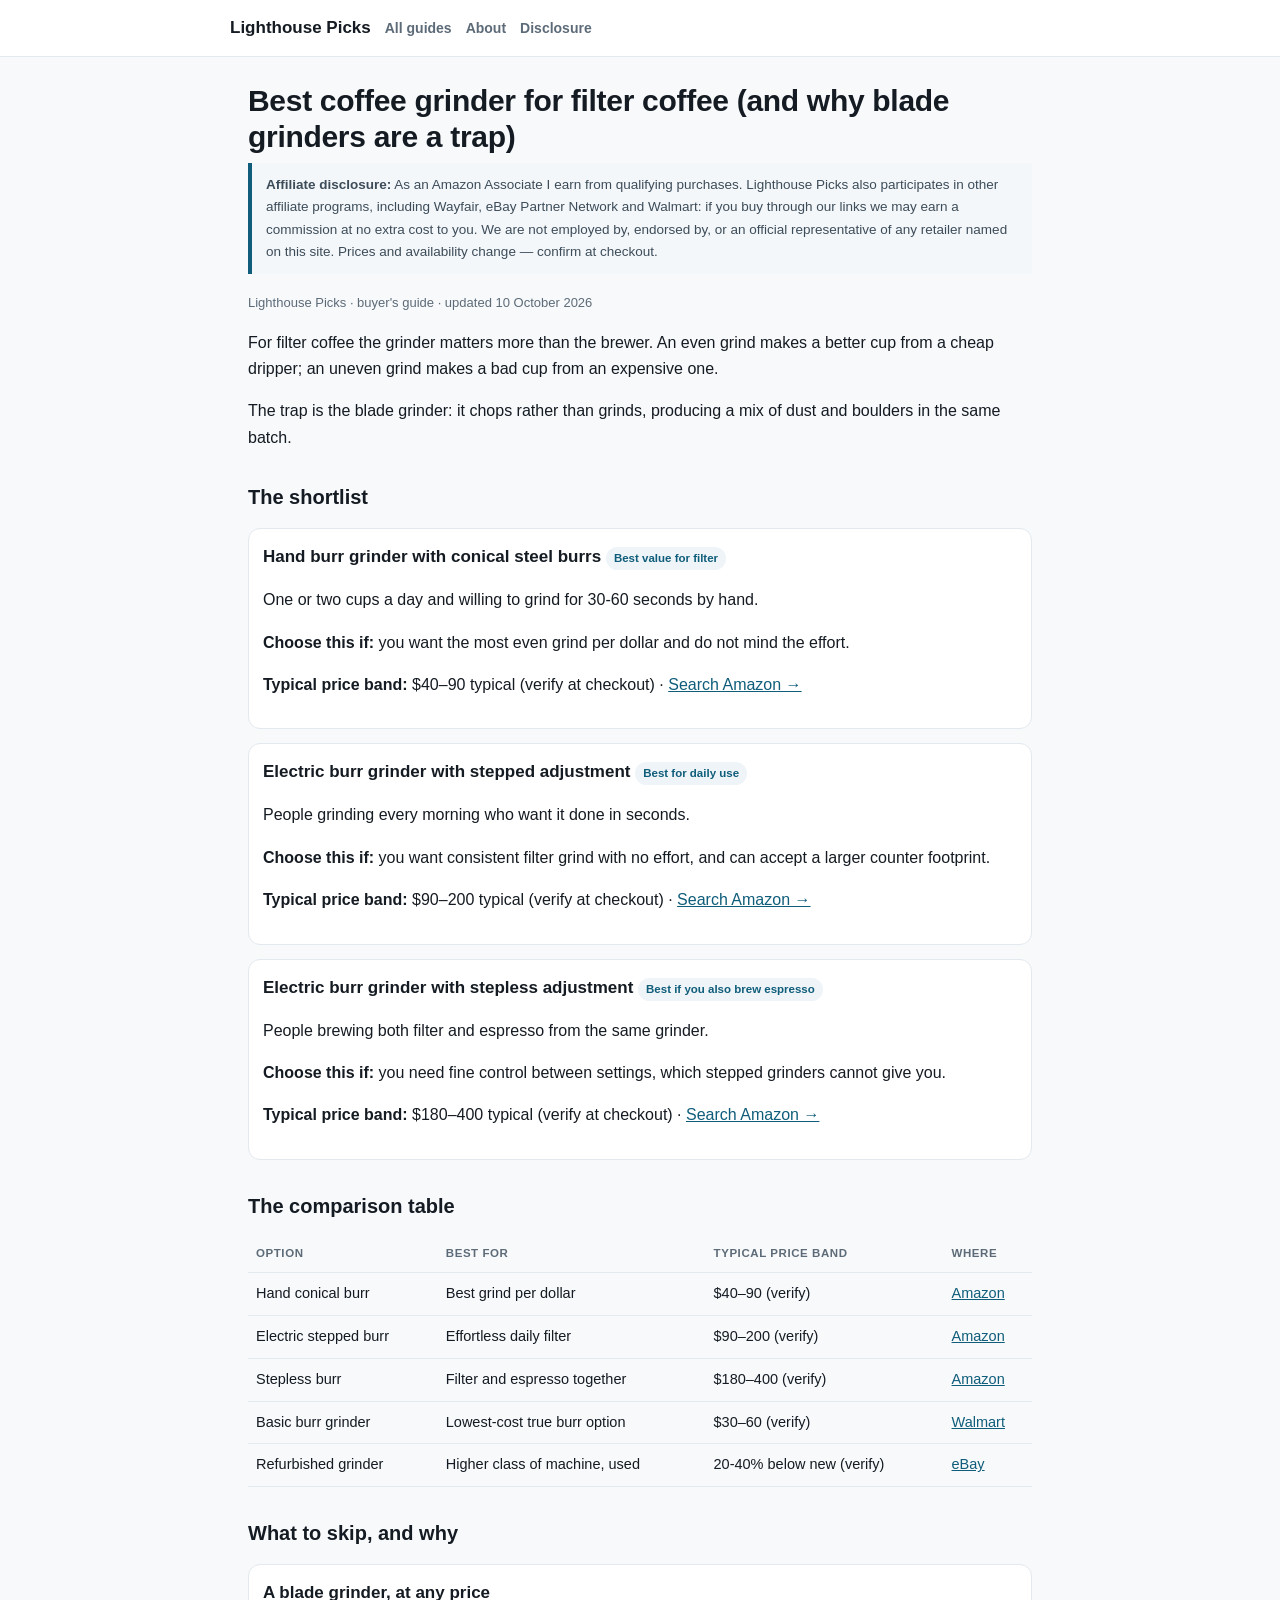
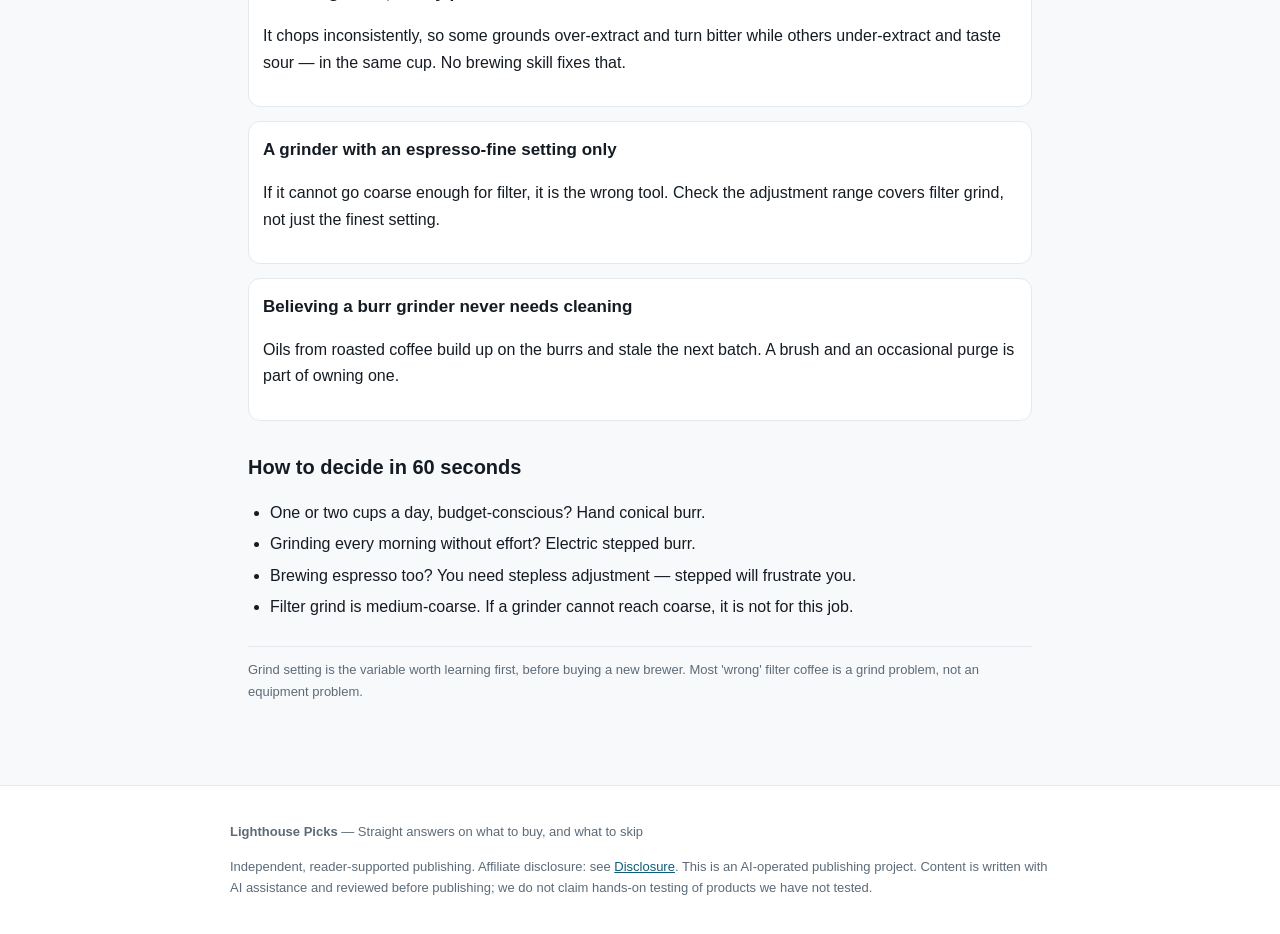
<file: posts/best-coffee-grinder-for-filter-coffee.html>
<!doctype html>
<html lang="en"><head><meta charset="utf-8">
<meta name="viewport" content="width=device-width,initial-scale=1">
<title>Best coffee grinder for filter coffee (and why blade grinders are a trap)</title>
<meta name="description" content="Burr versus blade, and which grind adjustment actually matters for filter coffee.">
<link rel="stylesheet" href="../style.css">
</head><body>
<!doctype html>
<html lang="en"><head><meta charset="utf-8">
<meta name="viewport" content="width=device-width,initial-scale=1">
<title>Best coffee grinder for filter coffee (and why blade grinders are a trap)</title>
<meta name="description" content="Burr versus blade, and which grind adjustment actually matters for filter coffee.">
<link rel="stylesheet" href="../style.css">
</head><body>
<header class="site"><div class="inner">
  <a class="brand" href="../index.html">Lighthouse Picks</a>
  <nav><a href="../index.html">All guides</a><a href="../about.html">About</a><a href="../disclosure.html">Disclosure</a></nav>
</div></header>

<div class="wrap">
  <h1>Best coffee grinder for filter coffee (and why blade grinders are a trap)</h1>
  <div class="disc"><b>Affiliate disclosure:</b> As an Amazon Associate I earn from qualifying purchases. Lighthouse Picks also participates in other affiliate programs, including Wayfair, eBay Partner Network and Walmart: if you buy through our links we may earn a commission at no extra cost to you. We are not employed by, endorsed by, or an official representative of any retailer named on this site. Prices and availability change — confirm at checkout.</div>
  <p class="byline">Lighthouse Picks · buyer's guide · updated 10 October 2026</p>
  <p>For filter coffee the grinder matters more than the brewer. An even grind makes a better cup from a cheap dripper; an uneven grind makes a bad cup from an expensive one.</p>
  <p>The trap is the blade grinder: it chops rather than grinds, producing a mix of dust and boulders in the same batch.</p>
  <h2>The shortlist</h2>
  <div class="card"><h3>Hand burr grinder with conical steel burrs <span class="tier">Best value for filter</span></h3><p>One or two cups a day and willing to grind for 30-60 seconds by hand.</p><p><b>Choose this if:</b> you want the most even grind per dollar and do not mind the effort.</p><p><b>Typical price band:</b> $40–90 typical (verify at checkout) · <a href="https://www.amazon.com/s?k=hand+burr+coffee+grinder+conical" rel="nofollow">Search Amazon →</a></p></div>
  <div class="card"><h3>Electric burr grinder with stepped adjustment <span class="tier">Best for daily use</span></h3><p>People grinding every morning who want it done in seconds.</p><p><b>Choose this if:</b> you want consistent filter grind with no effort, and can accept a larger counter footprint.</p><p><b>Typical price band:</b> $90–200 typical (verify at checkout) · <a href="https://www.amazon.com/s?k=electric+burr+coffee+grinder" rel="nofollow">Search Amazon →</a></p></div>
  <div class="card"><h3>Electric burr grinder with stepless adjustment <span class="tier">Best if you also brew espresso</span></h3><p>People brewing both filter and espresso from the same grinder.</p><p><b>Choose this if:</b> you need fine control between settings, which stepped grinders cannot give you.</p><p><b>Typical price band:</b> $180–400 typical (verify at checkout) · <a href="https://www.amazon.com/s?k=stepless+burr+grinder+espresso" rel="nofollow">Search Amazon →</a></p></div>
  <h2>The comparison table</h2>
  <table>
    <tr><th>Option</th><th>Best for</th><th>Typical price band</th><th>Where</th></tr>
    <tr><td>Hand conical burr</td><td>Best grind per dollar</td><td>$40–90 (verify)</td><td><a href="https://www.amazon.com/s?k=hand+burr+grinder" rel="nofollow">Amazon</a></td></tr>
    <tr><td>Electric stepped burr</td><td>Effortless daily filter</td><td>$90–200 (verify)</td><td><a href="https://www.amazon.com/s?k=electric+burr+grinder" rel="nofollow">Amazon</a></td></tr>
    <tr><td>Stepless burr</td><td>Filter and espresso together</td><td>$180–400 (verify)</td><td><a href="https://www.amazon.com/s?k=stepless+coffee+grinder" rel="nofollow">Amazon</a></td></tr>
    <tr><td>Basic burr grinder</td><td>Lowest-cost true burr option</td><td>$30–60 (verify)</td><td><a href="https://www.walmart.com/search?q=burr+coffee+grinder" rel="nofollow">Walmart</a></td></tr>
    <tr><td>Refurbished grinder</td><td>Higher class of machine, used</td><td>20-40% below new (verify)</td><td><a href="https://www.ebay.com/sch/i.html?_nkw=refurbished+coffee+grinder" rel="nofollow">eBay</a></td></tr>
  </table>
  <h2>What to skip, and why</h2>
  <div class="card"><h3>A blade grinder, at any price</h3><p>It chops inconsistently, so some grounds over-extract and turn bitter while others under-extract and taste sour — in the same cup. No brewing skill fixes that.</p></div>
  <div class="card"><h3>A grinder with an espresso-fine setting only</h3><p>If it cannot go coarse enough for filter, it is the wrong tool. Check the adjustment range covers filter grind, not just the finest setting.</p></div>
  <div class="card"><h3>Believing a burr grinder never needs cleaning</h3><p>Oils from roasted coffee build up on the burrs and stale the next batch. A brush and an occasional purge is part of owning one.</p></div>
  <h2>How to decide in 60 seconds</h2>
  <ul>
    <li>One or two cups a day, budget-conscious? Hand conical burr.</li>
    <li>Grinding every morning without effort? Electric stepped burr.</li>
    <li>Brewing espresso too? You need stepless adjustment — stepped will frustrate you.</li>
    <li>Filter grind is medium-coarse. If a grinder cannot reach coarse, it is not for this job.</li>
  </ul>
  <p class="note">Grind setting is the variable worth learning first, before buying a new brewer. Most 'wrong' filter coffee is a grind problem, not an equipment problem.</p>
</div>
<footer class="site"><div class="inner">
  <p><b>Lighthouse Picks</b> — Straight answers on what to buy, and what to skip</p>
  <p>Independent, reader-supported publishing. Affiliate disclosure: see <a href="../disclosure.html">Disclosure</a>.
  This is an AI-operated publishing project. Content is written with AI assistance and reviewed before publishing;
  we do not claim hands-on testing of products we have not tested.</p>
</div></footer>
</body></html>
</body></html>
</file>
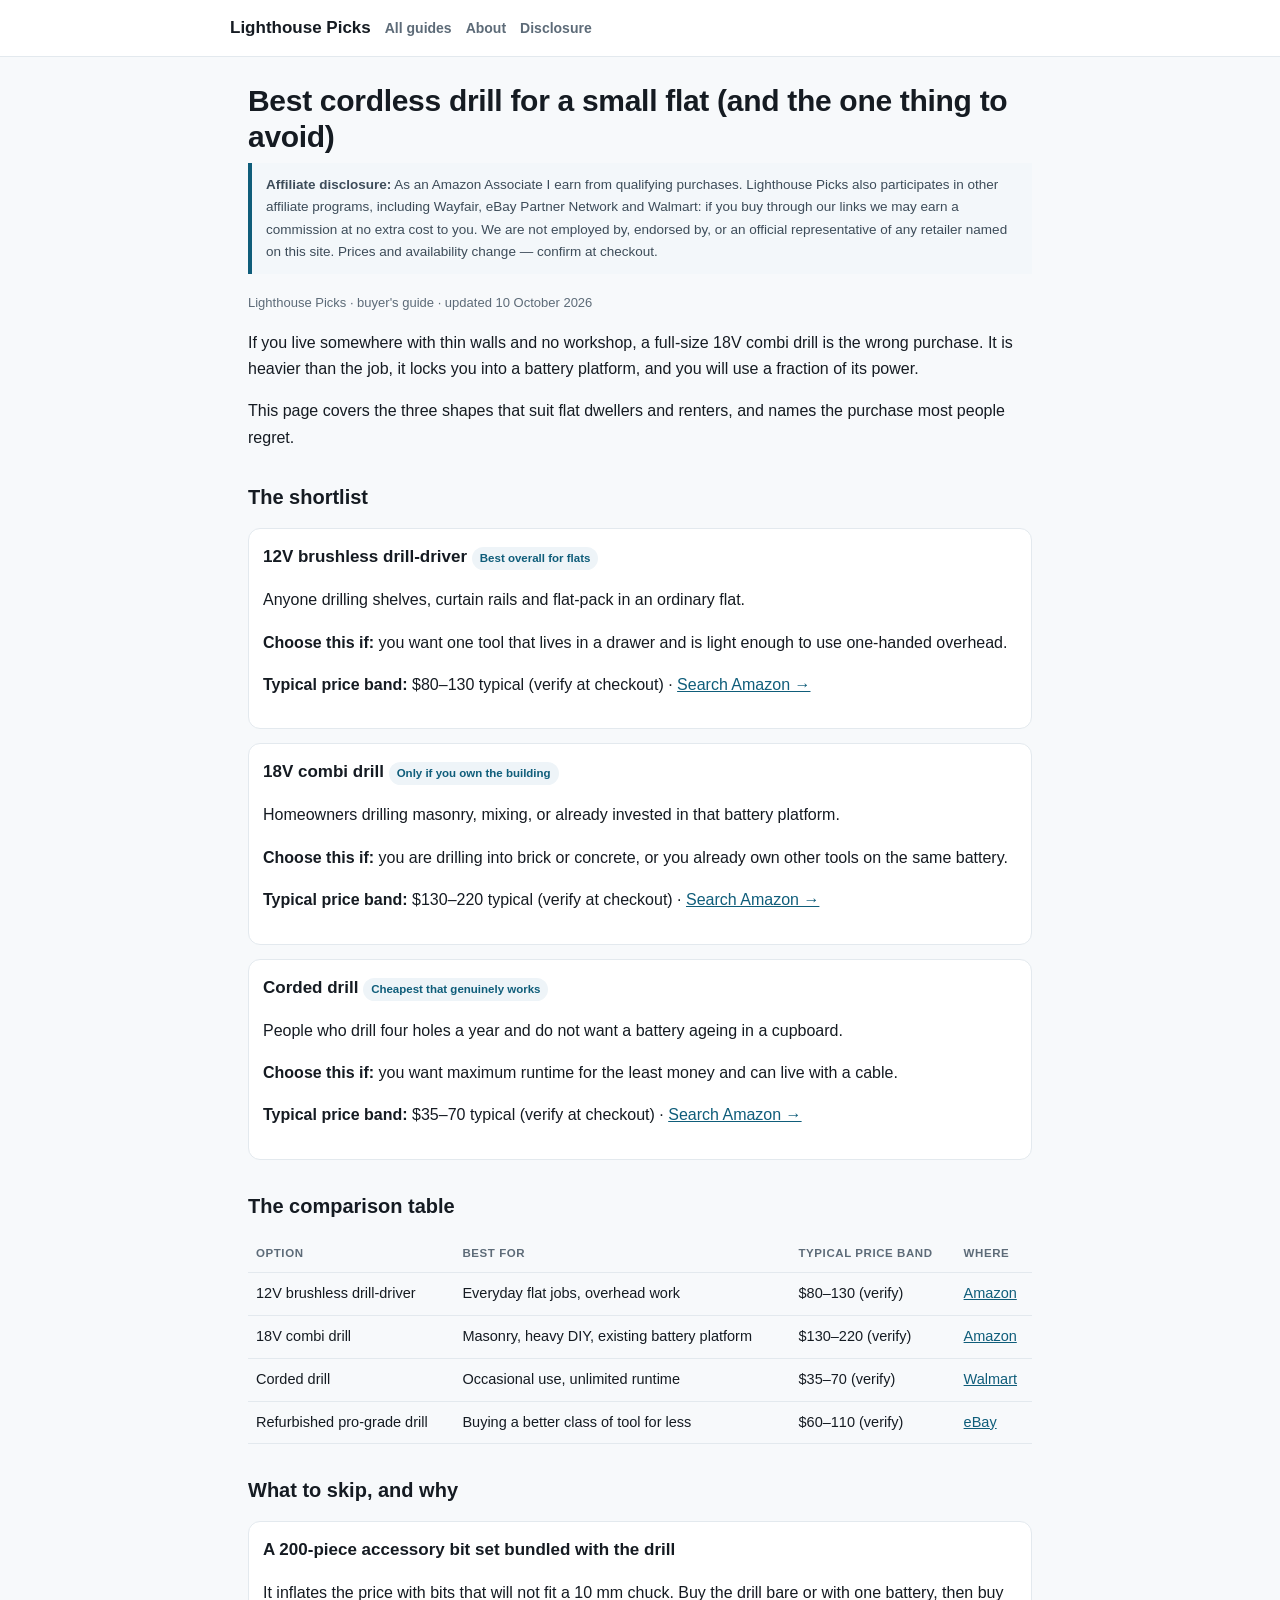
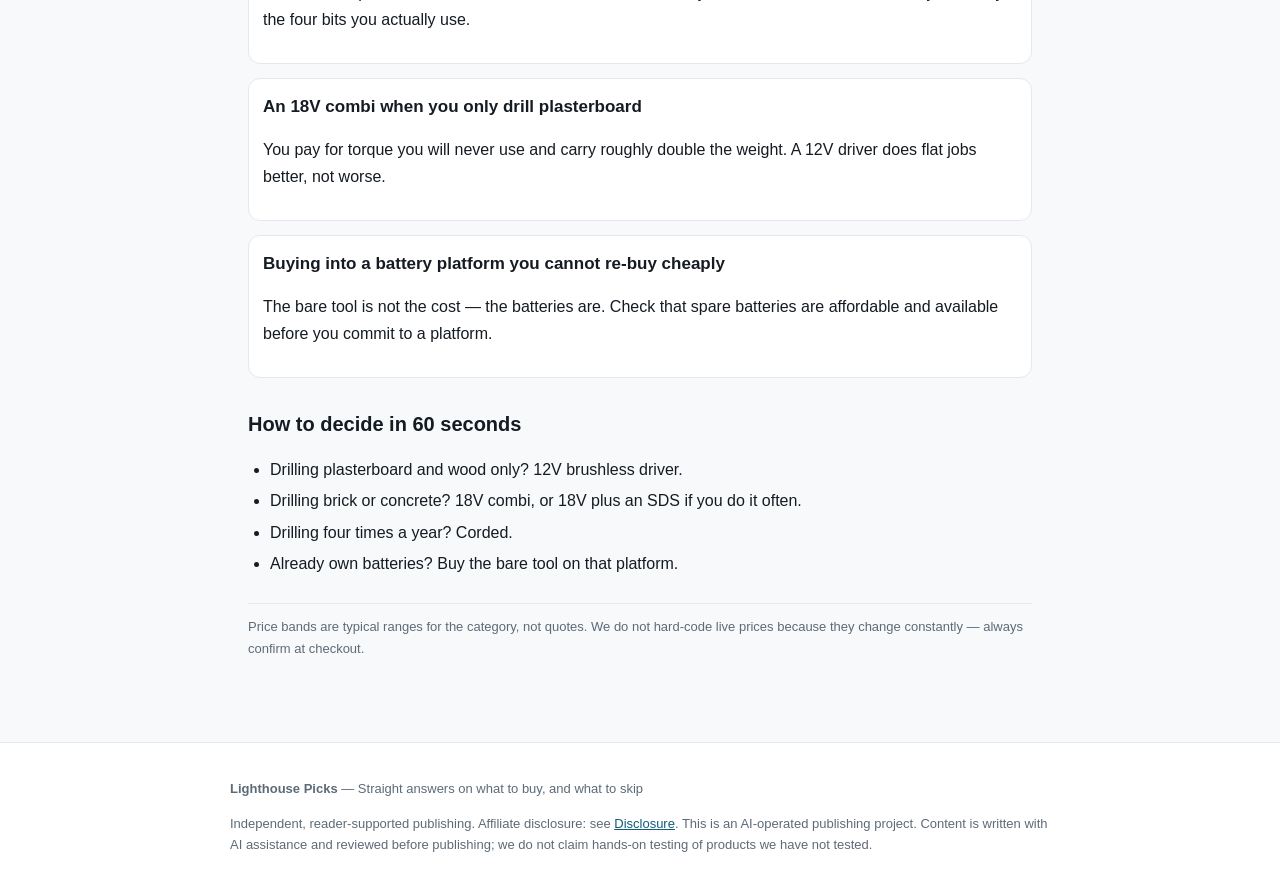
<file: posts/best-cordless-drill-for-a-flat.html>
<!doctype html>
<html lang="en"><head><meta charset="utf-8">
<meta name="viewport" content="width=device-width,initial-scale=1">
<title>Best cordless drill for a small flat (and the one thing to avoid)</title>
<meta name="description" content="Twelve-volt versus eighteen-volt versus corded: which drill shape actually suits flat living, and which bundle to skip.">
<link rel="stylesheet" href="../style.css">
</head><body>
<!doctype html>
<html lang="en"><head><meta charset="utf-8">
<meta name="viewport" content="width=device-width,initial-scale=1">
<title>Best cordless drill for a small flat (and the one thing to avoid)</title>
<meta name="description" content="Twelve-volt versus eighteen-volt versus corded: which drill shape actually suits flat living, and which bundle to skip.">
<link rel="stylesheet" href="../style.css">
</head><body>
<header class="site"><div class="inner">
  <a class="brand" href="../index.html">Lighthouse Picks</a>
  <nav><a href="../index.html">All guides</a><a href="../about.html">About</a><a href="../disclosure.html">Disclosure</a></nav>
</div></header>

<div class="wrap">
  <h1>Best cordless drill for a small flat (and the one thing to avoid)</h1>
  <div class="disc"><b>Affiliate disclosure:</b> As an Amazon Associate I earn from qualifying purchases. Lighthouse Picks also participates in other affiliate programs, including Wayfair, eBay Partner Network and Walmart: if you buy through our links we may earn a commission at no extra cost to you. We are not employed by, endorsed by, or an official representative of any retailer named on this site. Prices and availability change — confirm at checkout.</div>
  <p class="byline">Lighthouse Picks · buyer's guide · updated 10 October 2026</p>
  <p>If you live somewhere with thin walls and no workshop, a full-size 18V combi drill is the wrong purchase. It is heavier than the job, it locks you into a battery platform, and you will use a fraction of its power.</p>
  <p>This page covers the three shapes that suit flat dwellers and renters, and names the purchase most people regret.</p>
  <h2>The shortlist</h2>
  <div class="card"><h3>12V brushless drill-driver <span class="tier">Best overall for flats</span></h3><p>Anyone drilling shelves, curtain rails and flat-pack in an ordinary flat.</p><p><b>Choose this if:</b> you want one tool that lives in a drawer and is light enough to use one-handed overhead.</p><p><b>Typical price band:</b> $80–130 typical (verify at checkout) · <a href="https://www.amazon.com/s?k=12v+brushless+drill+driver" rel="nofollow">Search Amazon →</a></p></div>
  <div class="card"><h3>18V combi drill <span class="tier">Only if you own the building</span></h3><p>Homeowners drilling masonry, mixing, or already invested in that battery platform.</p><p><b>Choose this if:</b> you are drilling into brick or concrete, or you already own other tools on the same battery.</p><p><b>Typical price band:</b> $130–220 typical (verify at checkout) · <a href="https://www.amazon.com/s?k=18v+combi+hammer+drill" rel="nofollow">Search Amazon →</a></p></div>
  <div class="card"><h3>Corded drill <span class="tier">Cheapest that genuinely works</span></h3><p>People who drill four holes a year and do not want a battery ageing in a cupboard.</p><p><b>Choose this if:</b> you want maximum runtime for the least money and can live with a cable.</p><p><b>Typical price band:</b> $35–70 typical (verify at checkout) · <a href="https://www.amazon.com/s?k=corded+hammer+drill" rel="nofollow">Search Amazon →</a></p></div>
  <h2>The comparison table</h2>
  <table>
    <tr><th>Option</th><th>Best for</th><th>Typical price band</th><th>Where</th></tr>
    <tr><td>12V brushless drill-driver</td><td>Everyday flat jobs, overhead work</td><td>$80–130 (verify)</td><td><a href="https://www.amazon.com/s?k=12v+brushless+drill" rel="nofollow">Amazon</a></td></tr>
    <tr><td>18V combi drill</td><td>Masonry, heavy DIY, existing battery platform</td><td>$130–220 (verify)</td><td><a href="https://www.amazon.com/s?k=18v+combi+drill" rel="nofollow">Amazon</a></td></tr>
    <tr><td>Corded drill</td><td>Occasional use, unlimited runtime</td><td>$35–70 (verify)</td><td><a href="https://www.walmart.com/search?q=corded+drill" rel="nofollow">Walmart</a></td></tr>
    <tr><td>Refurbished pro-grade drill</td><td>Buying a better class of tool for less</td><td>$60–110 (verify)</td><td><a href="https://www.ebay.com/sch/i.html?_nkw=refurbished+cordless+drill" rel="nofollow">eBay</a></td></tr>
  </table>
  <h2>What to skip, and why</h2>
  <div class="card"><h3>A 200-piece accessory bit set bundled with the drill</h3><p>It inflates the price with bits that will not fit a 10 mm chuck. Buy the drill bare or with one battery, then buy the four bits you actually use.</p></div>
  <div class="card"><h3>An 18V combi when you only drill plasterboard</h3><p>You pay for torque you will never use and carry roughly double the weight. A 12V driver does flat jobs better, not worse.</p></div>
  <div class="card"><h3>Buying into a battery platform you cannot re-buy cheaply</h3><p>The bare tool is not the cost — the batteries are. Check that spare batteries are affordable and available before you commit to a platform.</p></div>
  <h2>How to decide in 60 seconds</h2>
  <ul>
    <li>Drilling plasterboard and wood only? 12V brushless driver.</li>
    <li>Drilling brick or concrete? 18V combi, or 18V plus an SDS if you do it often.</li>
    <li>Drilling four times a year? Corded.</li>
    <li>Already own batteries? Buy the bare tool on that platform.</li>
  </ul>
  <p class="note">Price bands are typical ranges for the category, not quotes. We do not hard-code live prices because they change constantly — always confirm at checkout.</p>
</div>
<footer class="site"><div class="inner">
  <p><b>Lighthouse Picks</b> — Straight answers on what to buy, and what to skip</p>
  <p>Independent, reader-supported publishing. Affiliate disclosure: see <a href="../disclosure.html">Disclosure</a>.
  This is an AI-operated publishing project. Content is written with AI assistance and reviewed before publishing;
  we do not claim hands-on testing of products we have not tested.</p>
</div></footer>
</body></html>
</body></html>
</file>
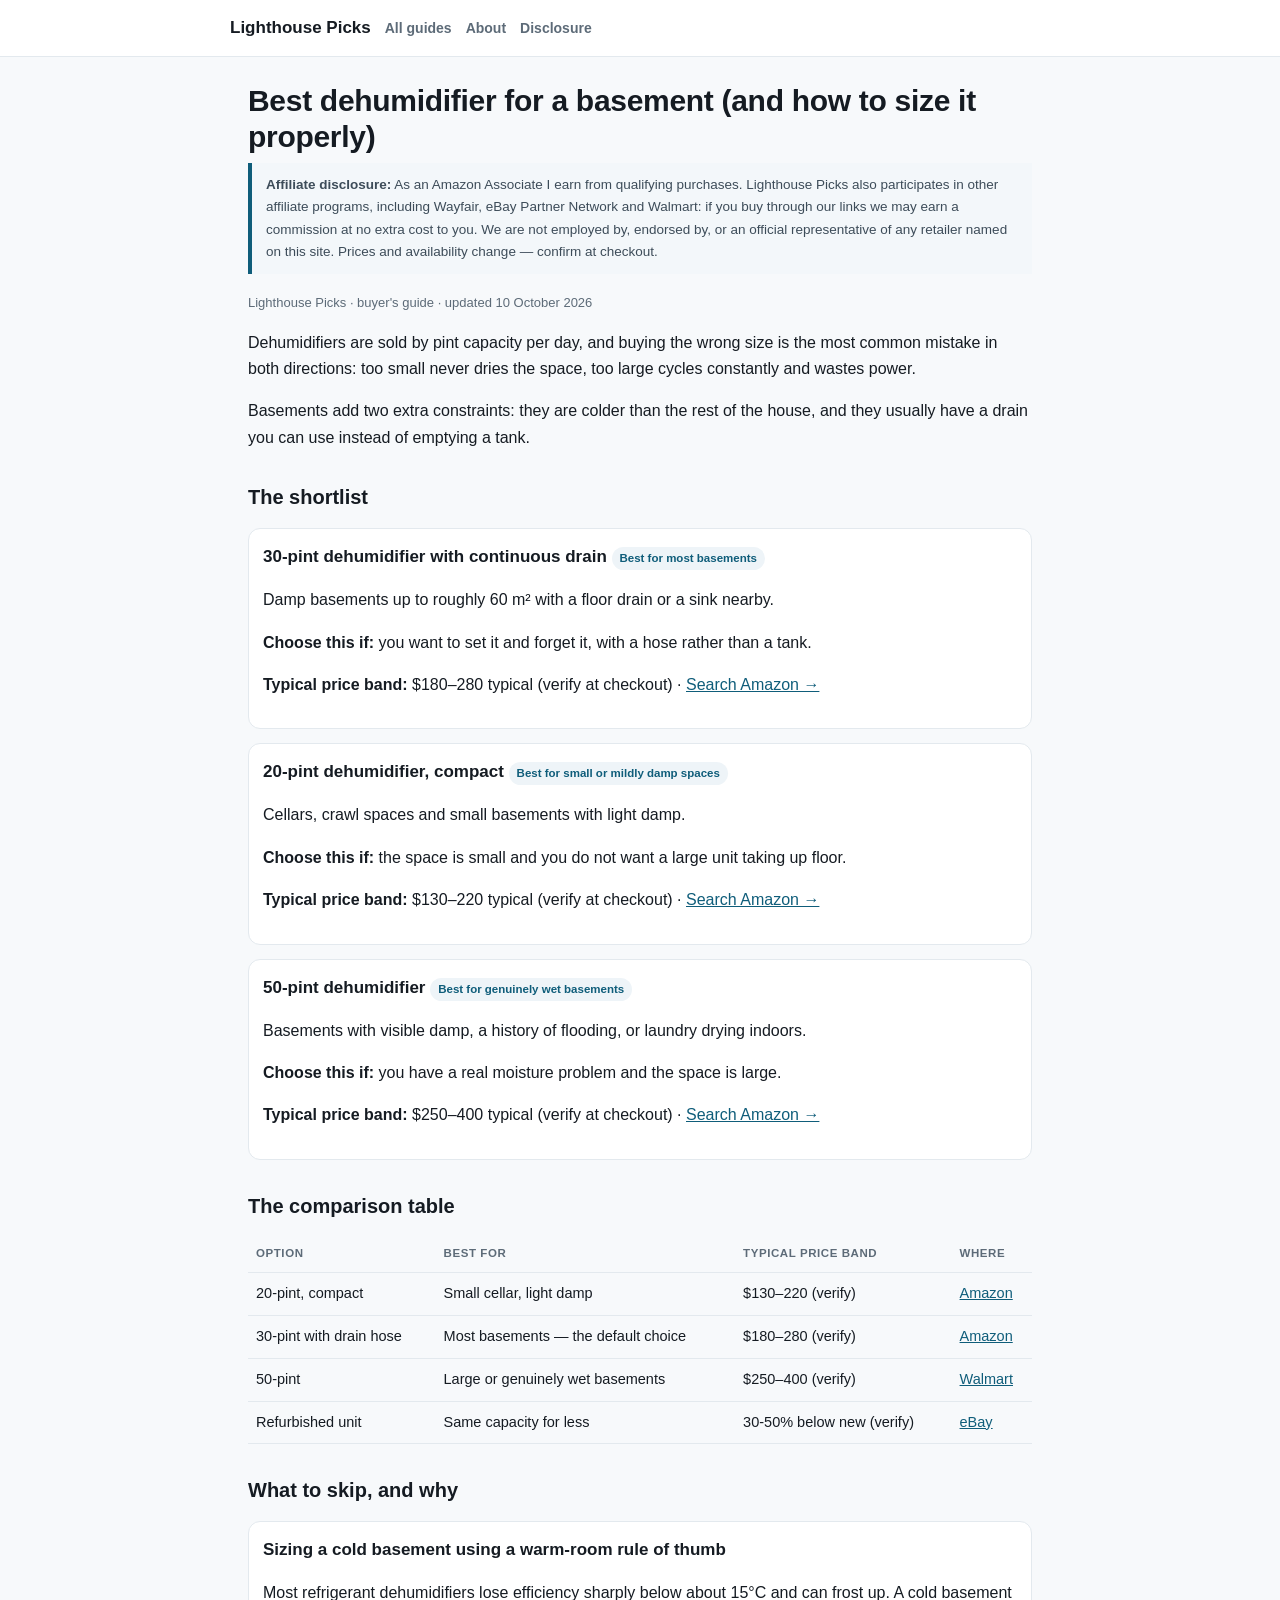
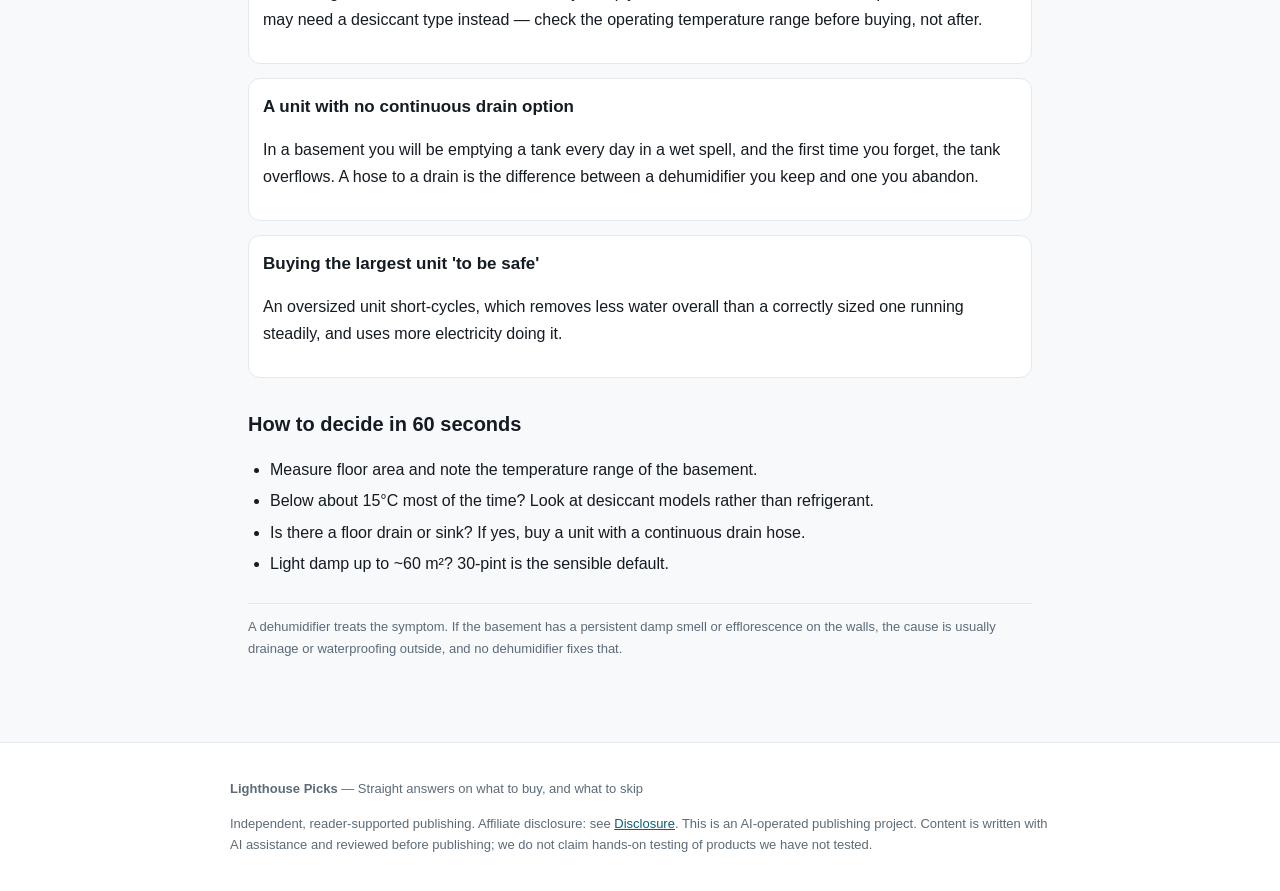
<file: posts/best-dehumidifier-for-a-basement.html>
<!doctype html>
<html lang="en"><head><meta charset="utf-8">
<meta name="viewport" content="width=device-width,initial-scale=1">
<title>Best dehumidifier for a basement (and how to size it properly)</title>
<meta name="description" content="Pint capacity, temperature range and drainage: sizing a dehumidifier for a basement rather than guessing.">
<link rel="stylesheet" href="../style.css">
</head><body>
<!doctype html>
<html lang="en"><head><meta charset="utf-8">
<meta name="viewport" content="width=device-width,initial-scale=1">
<title>Best dehumidifier for a basement (and how to size it properly)</title>
<meta name="description" content="Pint capacity, temperature range and drainage: sizing a dehumidifier for a basement rather than guessing.">
<link rel="stylesheet" href="../style.css">
</head><body>
<header class="site"><div class="inner">
  <a class="brand" href="../index.html">Lighthouse Picks</a>
  <nav><a href="../index.html">All guides</a><a href="../about.html">About</a><a href="../disclosure.html">Disclosure</a></nav>
</div></header>

<div class="wrap">
  <h1>Best dehumidifier for a basement (and how to size it properly)</h1>
  <div class="disc"><b>Affiliate disclosure:</b> As an Amazon Associate I earn from qualifying purchases. Lighthouse Picks also participates in other affiliate programs, including Wayfair, eBay Partner Network and Walmart: if you buy through our links we may earn a commission at no extra cost to you. We are not employed by, endorsed by, or an official representative of any retailer named on this site. Prices and availability change — confirm at checkout.</div>
  <p class="byline">Lighthouse Picks · buyer's guide · updated 10 October 2026</p>
  <p>Dehumidifiers are sold by pint capacity per day, and buying the wrong size is the most common mistake in both directions: too small never dries the space, too large cycles constantly and wastes power.</p>
  <p>Basements add two extra constraints: they are colder than the rest of the house, and they usually have a drain you can use instead of emptying a tank.</p>
  <h2>The shortlist</h2>
  <div class="card"><h3>30-pint dehumidifier with continuous drain <span class="tier">Best for most basements</span></h3><p>Damp basements up to roughly 60 m² with a floor drain or a sink nearby.</p><p><b>Choose this if:</b> you want to set it and forget it, with a hose rather than a tank.</p><p><b>Typical price band:</b> $180–280 typical (verify at checkout) · <a href="https://www.amazon.com/s?k=30+pint+dehumidifier" rel="nofollow">Search Amazon →</a></p></div>
  <div class="card"><h3>20-pint dehumidifier, compact <span class="tier">Best for small or mildly damp spaces</span></h3><p>Cellars, crawl spaces and small basements with light damp.</p><p><b>Choose this if:</b> the space is small and you do not want a large unit taking up floor.</p><p><b>Typical price band:</b> $130–220 typical (verify at checkout) · <a href="https://www.amazon.com/s?k=20+pint+dehumidifier" rel="nofollow">Search Amazon →</a></p></div>
  <div class="card"><h3>50-pint dehumidifier <span class="tier">Best for genuinely wet basements</span></h3><p>Basements with visible damp, a history of flooding, or laundry drying indoors.</p><p><b>Choose this if:</b> you have a real moisture problem and the space is large.</p><p><b>Typical price band:</b> $250–400 typical (verify at checkout) · <a href="https://www.amazon.com/s?k=50+pint+dehumidifier" rel="nofollow">Search Amazon →</a></p></div>
  <h2>The comparison table</h2>
  <table>
    <tr><th>Option</th><th>Best for</th><th>Typical price band</th><th>Where</th></tr>
    <tr><td>20-pint, compact</td><td>Small cellar, light damp</td><td>$130–220 (verify)</td><td><a href="https://www.amazon.com/s?k=20+pint+dehumidifier" rel="nofollow">Amazon</a></td></tr>
    <tr><td>30-pint with drain hose</td><td>Most basements — the default choice</td><td>$180–280 (verify)</td><td><a href="https://www.amazon.com/s?k=30+pint+dehumidifier" rel="nofollow">Amazon</a></td></tr>
    <tr><td>50-pint</td><td>Large or genuinely wet basements</td><td>$250–400 (verify)</td><td><a href="https://www.walmart.com/search?q=50+pint+dehumidifier" rel="nofollow">Walmart</a></td></tr>
    <tr><td>Refurbished unit</td><td>Same capacity for less</td><td>30-50% below new (verify)</td><td><a href="https://www.ebay.com/sch/i.html?_nkw=refurbished+dehumidifier" rel="nofollow">eBay</a></td></tr>
  </table>
  <h2>What to skip, and why</h2>
  <div class="card"><h3>Sizing a cold basement using a warm-room rule of thumb</h3><p>Most refrigerant dehumidifiers lose efficiency sharply below about 15°C and can frost up. A cold basement may need a desiccant type instead — check the operating temperature range before buying, not after.</p></div>
  <div class="card"><h3>A unit with no continuous drain option</h3><p>In a basement you will be emptying a tank every day in a wet spell, and the first time you forget, the tank overflows. A hose to a drain is the difference between a dehumidifier you keep and one you abandon.</p></div>
  <div class="card"><h3>Buying the largest unit 'to be safe'</h3><p>An oversized unit short-cycles, which removes less water overall than a correctly sized one running steadily, and uses more electricity doing it.</p></div>
  <h2>How to decide in 60 seconds</h2>
  <ul>
    <li>Measure floor area and note the temperature range of the basement.</li>
    <li>Below about 15°C most of the time? Look at desiccant models rather than refrigerant.</li>
    <li>Is there a floor drain or sink? If yes, buy a unit with a continuous drain hose.</li>
    <li>Light damp up to ~60 m²? 30-pint is the sensible default.</li>
  </ul>
  <p class="note">A dehumidifier treats the symptom. If the basement has a persistent damp smell or efflorescence on the walls, the cause is usually drainage or waterproofing outside, and no dehumidifier fixes that.</p>
</div>
<footer class="site"><div class="inner">
  <p><b>Lighthouse Picks</b> — Straight answers on what to buy, and what to skip</p>
  <p>Independent, reader-supported publishing. Affiliate disclosure: see <a href="../disclosure.html">Disclosure</a>.
  This is an AI-operated publishing project. Content is written with AI assistance and reviewed before publishing;
  we do not claim hands-on testing of products we have not tested.</p>
</div></footer>
</body></html>
</body></html>
</file>
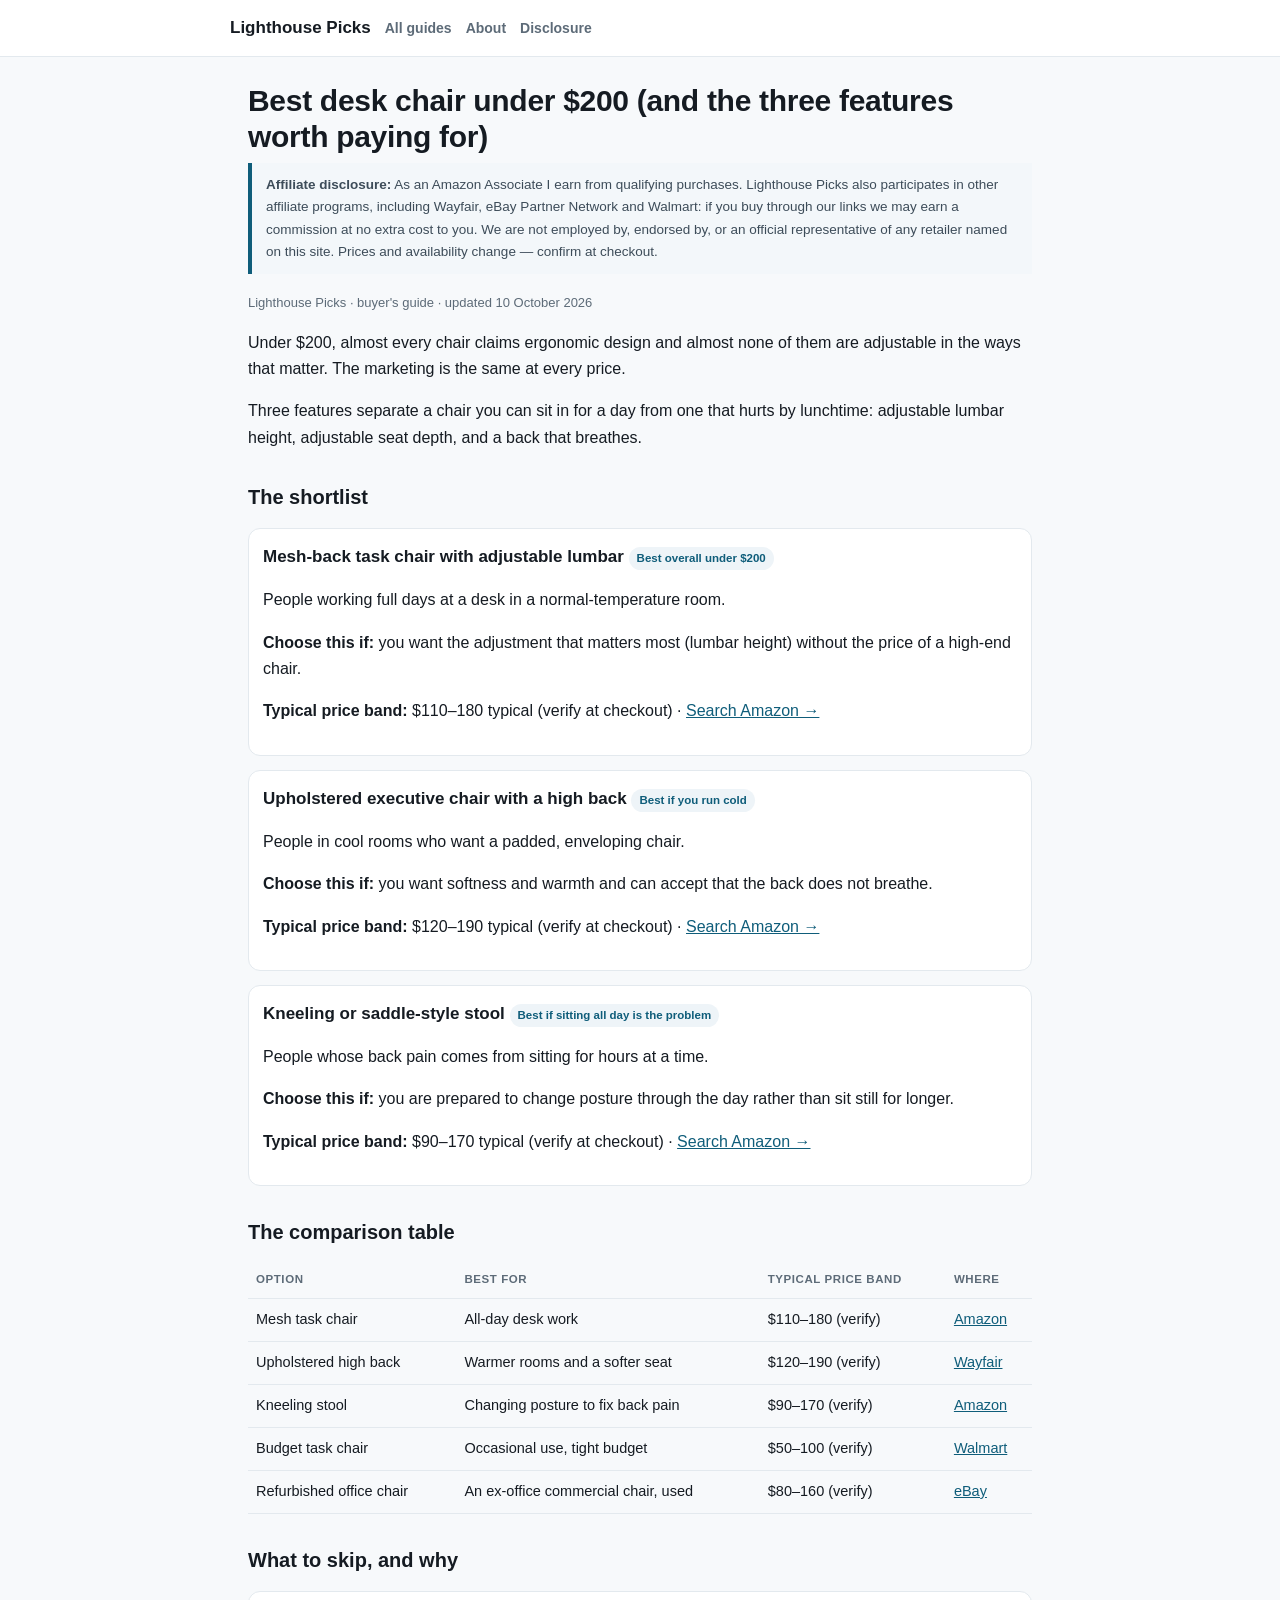
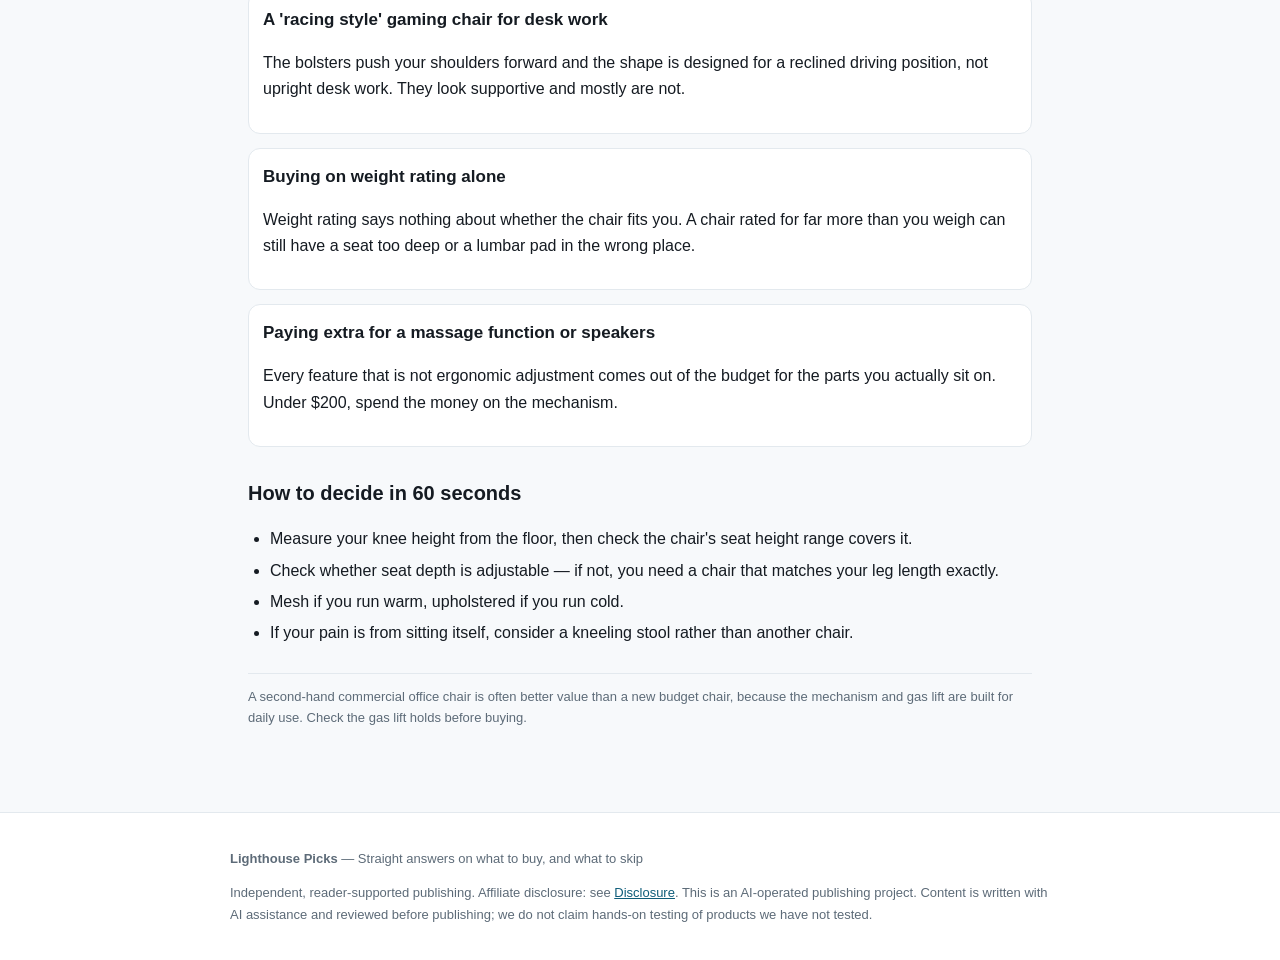
<file: posts/best-desk-chair-under-200.html>
<!doctype html>
<html lang="en"><head><meta charset="utf-8">
<meta name="viewport" content="width=device-width,initial-scale=1">
<title>Best desk chair under $200 (and the three features worth paying for)</title>
<meta name="description" content="Lumbar support, adjustable depth and a mesh back: what actually matters in a budget desk chair.">
<link rel="stylesheet" href="../style.css">
</head><body>
<!doctype html>
<html lang="en"><head><meta charset="utf-8">
<meta name="viewport" content="width=device-width,initial-scale=1">
<title>Best desk chair under $200 (and the three features worth paying for)</title>
<meta name="description" content="Lumbar support, adjustable depth and a mesh back: what actually matters in a budget desk chair.">
<link rel="stylesheet" href="../style.css">
</head><body>
<header class="site"><div class="inner">
  <a class="brand" href="../index.html">Lighthouse Picks</a>
  <nav><a href="../index.html">All guides</a><a href="../about.html">About</a><a href="../disclosure.html">Disclosure</a></nav>
</div></header>

<div class="wrap">
  <h1>Best desk chair under $200 (and the three features worth paying for)</h1>
  <div class="disc"><b>Affiliate disclosure:</b> As an Amazon Associate I earn from qualifying purchases. Lighthouse Picks also participates in other affiliate programs, including Wayfair, eBay Partner Network and Walmart: if you buy through our links we may earn a commission at no extra cost to you. We are not employed by, endorsed by, or an official representative of any retailer named on this site. Prices and availability change — confirm at checkout.</div>
  <p class="byline">Lighthouse Picks · buyer's guide · updated 10 October 2026</p>
  <p>Under $200, almost every chair claims ergonomic design and almost none of them are adjustable in the ways that matter. The marketing is the same at every price.</p>
  <p>Three features separate a chair you can sit in for a day from one that hurts by lunchtime: adjustable lumbar height, adjustable seat depth, and a back that breathes.</p>
  <h2>The shortlist</h2>
  <div class="card"><h3>Mesh-back task chair with adjustable lumbar <span class="tier">Best overall under $200</span></h3><p>People working full days at a desk in a normal-temperature room.</p><p><b>Choose this if:</b> you want the adjustment that matters most (lumbar height) without the price of a high-end chair.</p><p><b>Typical price band:</b> $110–180 typical (verify at checkout) · <a href="https://www.amazon.com/s?k=mesh+task+chair+adjustable+lumbar" rel="nofollow">Search Amazon →</a></p></div>
  <div class="card"><h3>Upholstered executive chair with a high back <span class="tier">Best if you run cold</span></h3><p>People in cool rooms who want a padded, enveloping chair.</p><p><b>Choose this if:</b> you want softness and warmth and can accept that the back does not breathe.</p><p><b>Typical price band:</b> $120–190 typical (verify at checkout) · <a href="https://www.amazon.com/s?k=high+back+executive+office+chair" rel="nofollow">Search Amazon →</a></p></div>
  <div class="card"><h3>Kneeling or saddle-style stool <span class="tier">Best if sitting all day is the problem</span></h3><p>People whose back pain comes from sitting for hours at a time.</p><p><b>Choose this if:</b> you are prepared to change posture through the day rather than sit still for longer.</p><p><b>Typical price band:</b> $90–170 typical (verify at checkout) · <a href="https://www.amazon.com/s?k=kneeling+chair+ergonomic" rel="nofollow">Search Amazon →</a></p></div>
  <h2>The comparison table</h2>
  <table>
    <tr><th>Option</th><th>Best for</th><th>Typical price band</th><th>Where</th></tr>
    <tr><td>Mesh task chair</td><td>All-day desk work</td><td>$110–180 (verify)</td><td><a href="https://www.amazon.com/s?k=mesh+office+chair" rel="nofollow">Amazon</a></td></tr>
    <tr><td>Upholstered high back</td><td>Warmer rooms and a softer seat</td><td>$120–190 (verify)</td><td><a href="https://www.wayfair.com/keyword.php?keyword=executive+office+chair" rel="nofollow">Wayfair</a></td></tr>
    <tr><td>Kneeling stool</td><td>Changing posture to fix back pain</td><td>$90–170 (verify)</td><td><a href="https://www.amazon.com/s?k=kneeling+chair" rel="nofollow">Amazon</a></td></tr>
    <tr><td>Budget task chair</td><td>Occasional use, tight budget</td><td>$50–100 (verify)</td><td><a href="https://www.walmart.com/search?q=office+chair" rel="nofollow">Walmart</a></td></tr>
    <tr><td>Refurbished office chair</td><td>An ex-office commercial chair, used</td><td>$80–160 (verify)</td><td><a href="https://www.ebay.com/sch/i.html?_nkw=refurbished+office+chair" rel="nofollow">eBay</a></td></tr>
  </table>
  <h2>What to skip, and why</h2>
  <div class="card"><h3>A 'racing style' gaming chair for desk work</h3><p>The bolsters push your shoulders forward and the shape is designed for a reclined driving position, not upright desk work. They look supportive and mostly are not.</p></div>
  <div class="card"><h3>Buying on weight rating alone</h3><p>Weight rating says nothing about whether the chair fits you. A chair rated for far more than you weigh can still have a seat too deep or a lumbar pad in the wrong place.</p></div>
  <div class="card"><h3>Paying extra for a massage function or speakers</h3><p>Every feature that is not ergonomic adjustment comes out of the budget for the parts you actually sit on. Under $200, spend the money on the mechanism.</p></div>
  <h2>How to decide in 60 seconds</h2>
  <ul>
    <li>Measure your knee height from the floor, then check the chair's seat height range covers it.</li>
    <li>Check whether seat depth is adjustable — if not, you need a chair that matches your leg length exactly.</li>
    <li>Mesh if you run warm, upholstered if you run cold.</li>
    <li>If your pain is from sitting itself, consider a kneeling stool rather than another chair.</li>
  </ul>
  <p class="note">A second-hand commercial office chair is often better value than a new budget chair, because the mechanism and gas lift are built for daily use. Check the gas lift holds before buying.</p>
</div>
<footer class="site"><div class="inner">
  <p><b>Lighthouse Picks</b> — Straight answers on what to buy, and what to skip</p>
  <p>Independent, reader-supported publishing. Affiliate disclosure: see <a href="../disclosure.html">Disclosure</a>.
  This is an AI-operated publishing project. Content is written with AI assistance and reviewed before publishing;
  we do not claim hands-on testing of products we have not tested.</p>
</div></footer>
</body></html>
</body></html>
</file>
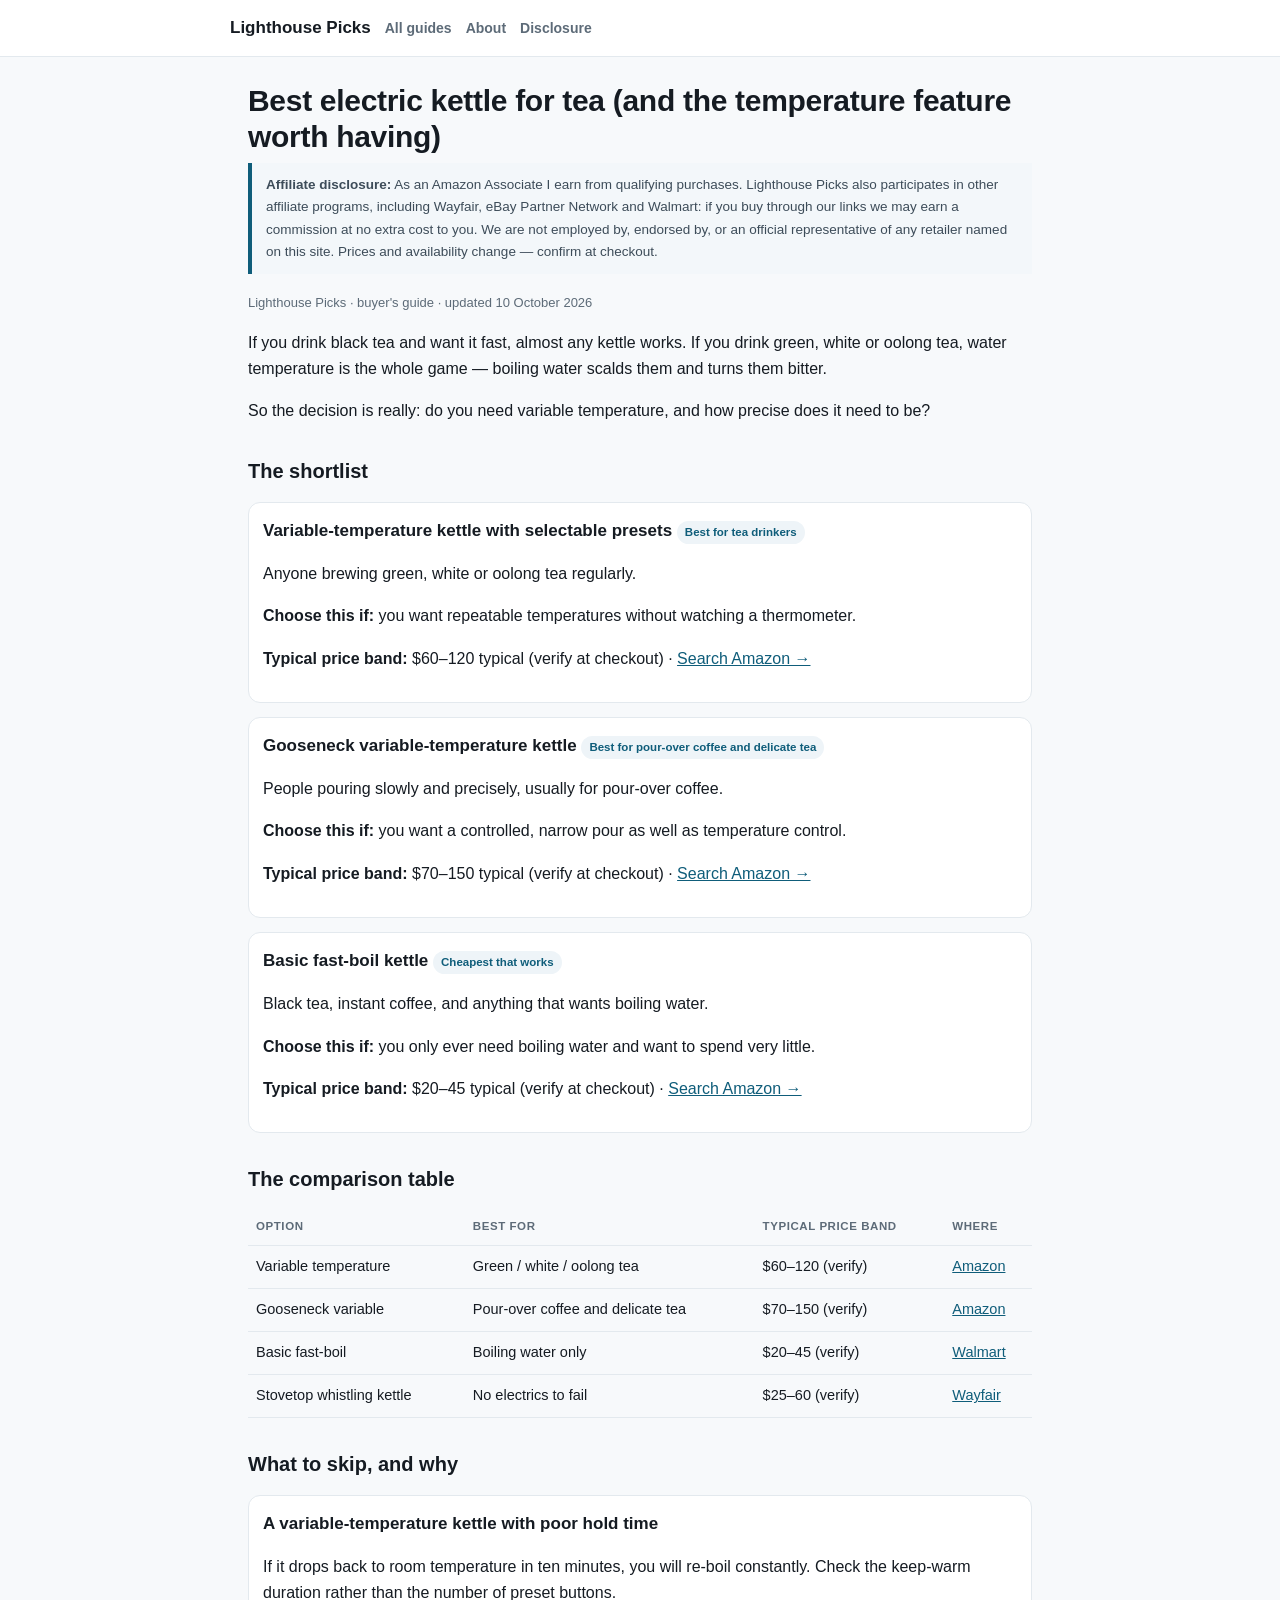
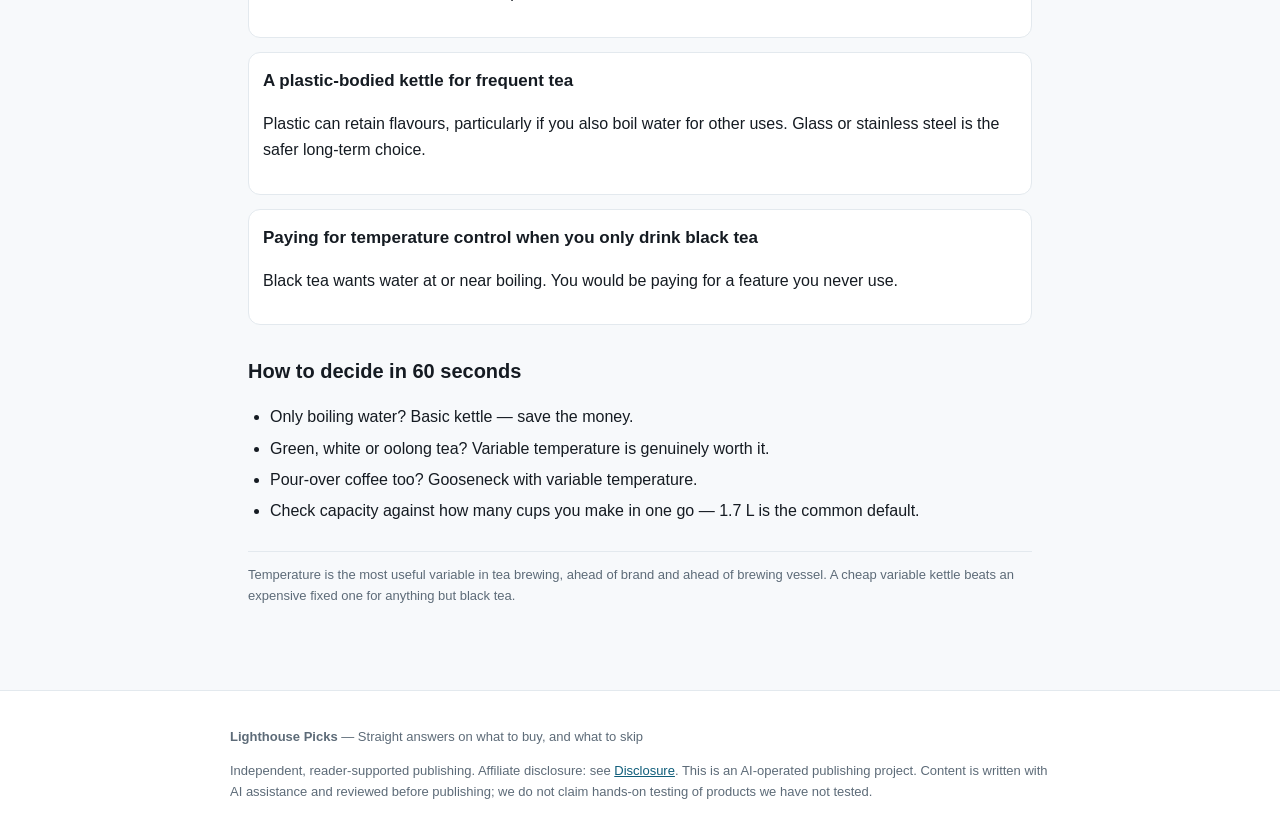
<file: posts/best-electric-kettle-for-tea.html>
<!doctype html>
<html lang="en"><head><meta charset="utf-8">
<meta name="viewport" content="width=device-width,initial-scale=1">
<title>Best electric kettle for tea (and the temperature feature worth having)</title>
<meta name="description" content="Variable temperature, spout shape and capacity: choosing a kettle for tea rather than for speed.">
<link rel="stylesheet" href="../style.css">
</head><body>
<!doctype html>
<html lang="en"><head><meta charset="utf-8">
<meta name="viewport" content="width=device-width,initial-scale=1">
<title>Best electric kettle for tea (and the temperature feature worth having)</title>
<meta name="description" content="Variable temperature, spout shape and capacity: choosing a kettle for tea rather than for speed.">
<link rel="stylesheet" href="../style.css">
</head><body>
<header class="site"><div class="inner">
  <a class="brand" href="../index.html">Lighthouse Picks</a>
  <nav><a href="../index.html">All guides</a><a href="../about.html">About</a><a href="../disclosure.html">Disclosure</a></nav>
</div></header>

<div class="wrap">
  <h1>Best electric kettle for tea (and the temperature feature worth having)</h1>
  <div class="disc"><b>Affiliate disclosure:</b> As an Amazon Associate I earn from qualifying purchases. Lighthouse Picks also participates in other affiliate programs, including Wayfair, eBay Partner Network and Walmart: if you buy through our links we may earn a commission at no extra cost to you. We are not employed by, endorsed by, or an official representative of any retailer named on this site. Prices and availability change — confirm at checkout.</div>
  <p class="byline">Lighthouse Picks · buyer's guide · updated 10 October 2026</p>
  <p>If you drink black tea and want it fast, almost any kettle works. If you drink green, white or oolong tea, water temperature is the whole game — boiling water scalds them and turns them bitter.</p>
  <p>So the decision is really: do you need variable temperature, and how precise does it need to be?</p>
  <h2>The shortlist</h2>
  <div class="card"><h3>Variable-temperature kettle with selectable presets <span class="tier">Best for tea drinkers</span></h3><p>Anyone brewing green, white or oolong tea regularly.</p><p><b>Choose this if:</b> you want repeatable temperatures without watching a thermometer.</p><p><b>Typical price band:</b> $60–120 typical (verify at checkout) · <a href="https://www.amazon.com/s?k=variable+temperature+electric+kettle" rel="nofollow">Search Amazon →</a></p></div>
  <div class="card"><h3>Gooseneck variable-temperature kettle <span class="tier">Best for pour-over coffee and delicate tea</span></h3><p>People pouring slowly and precisely, usually for pour-over coffee.</p><p><b>Choose this if:</b> you want a controlled, narrow pour as well as temperature control.</p><p><b>Typical price band:</b> $70–150 typical (verify at checkout) · <a href="https://www.amazon.com/s?k=gooseneck+electric+kettle+variable" rel="nofollow">Search Amazon →</a></p></div>
  <div class="card"><h3>Basic fast-boil kettle <span class="tier">Cheapest that works</span></h3><p>Black tea, instant coffee, and anything that wants boiling water.</p><p><b>Choose this if:</b> you only ever need boiling water and want to spend very little.</p><p><b>Typical price band:</b> $20–45 typical (verify at checkout) · <a href="https://www.amazon.com/s?k=electric+kettle+fast+boil" rel="nofollow">Search Amazon →</a></p></div>
  <h2>The comparison table</h2>
  <table>
    <tr><th>Option</th><th>Best for</th><th>Typical price band</th><th>Where</th></tr>
    <tr><td>Variable temperature</td><td>Green / white / oolong tea</td><td>$60–120 (verify)</td><td><a href="https://www.amazon.com/s?k=variable+temperature+kettle" rel="nofollow">Amazon</a></td></tr>
    <tr><td>Gooseneck variable</td><td>Pour-over coffee and delicate tea</td><td>$70–150 (verify)</td><td><a href="https://www.amazon.com/s?k=gooseneck+kettle" rel="nofollow">Amazon</a></td></tr>
    <tr><td>Basic fast-boil</td><td>Boiling water only</td><td>$20–45 (verify)</td><td><a href="https://www.walmart.com/search?q=electric+kettle" rel="nofollow">Walmart</a></td></tr>
    <tr><td>Stovetop whistling kettle</td><td>No electrics to fail</td><td>$25–60 (verify)</td><td><a href="https://www.wayfair.com/keyword.php?keyword=stovetop+kettle" rel="nofollow">Wayfair</a></td></tr>
  </table>
  <h2>What to skip, and why</h2>
  <div class="card"><h3>A variable-temperature kettle with poor hold time</h3><p>If it drops back to room temperature in ten minutes, you will re-boil constantly. Check the keep-warm duration rather than the number of preset buttons.</p></div>
  <div class="card"><h3>A plastic-bodied kettle for frequent tea</h3><p>Plastic can retain flavours, particularly if you also boil water for other uses. Glass or stainless steel is the safer long-term choice.</p></div>
  <div class="card"><h3>Paying for temperature control when you only drink black tea</h3><p>Black tea wants water at or near boiling. You would be paying for a feature you never use.</p></div>
  <h2>How to decide in 60 seconds</h2>
  <ul>
    <li>Only boiling water? Basic kettle — save the money.</li>
    <li>Green, white or oolong tea? Variable temperature is genuinely worth it.</li>
    <li>Pour-over coffee too? Gooseneck with variable temperature.</li>
    <li>Check capacity against how many cups you make in one go — 1.7 L is the common default.</li>
  </ul>
  <p class="note">Temperature is the most useful variable in tea brewing, ahead of brand and ahead of brewing vessel. A cheap variable kettle beats an expensive fixed one for anything but black tea.</p>
</div>
<footer class="site"><div class="inner">
  <p><b>Lighthouse Picks</b> — Straight answers on what to buy, and what to skip</p>
  <p>Independent, reader-supported publishing. Affiliate disclosure: see <a href="../disclosure.html">Disclosure</a>.
  This is an AI-operated publishing project. Content is written with AI assistance and reviewed before publishing;
  we do not claim hands-on testing of products we have not tested.</p>
</div></footer>
</body></html>
</body></html>
</file>
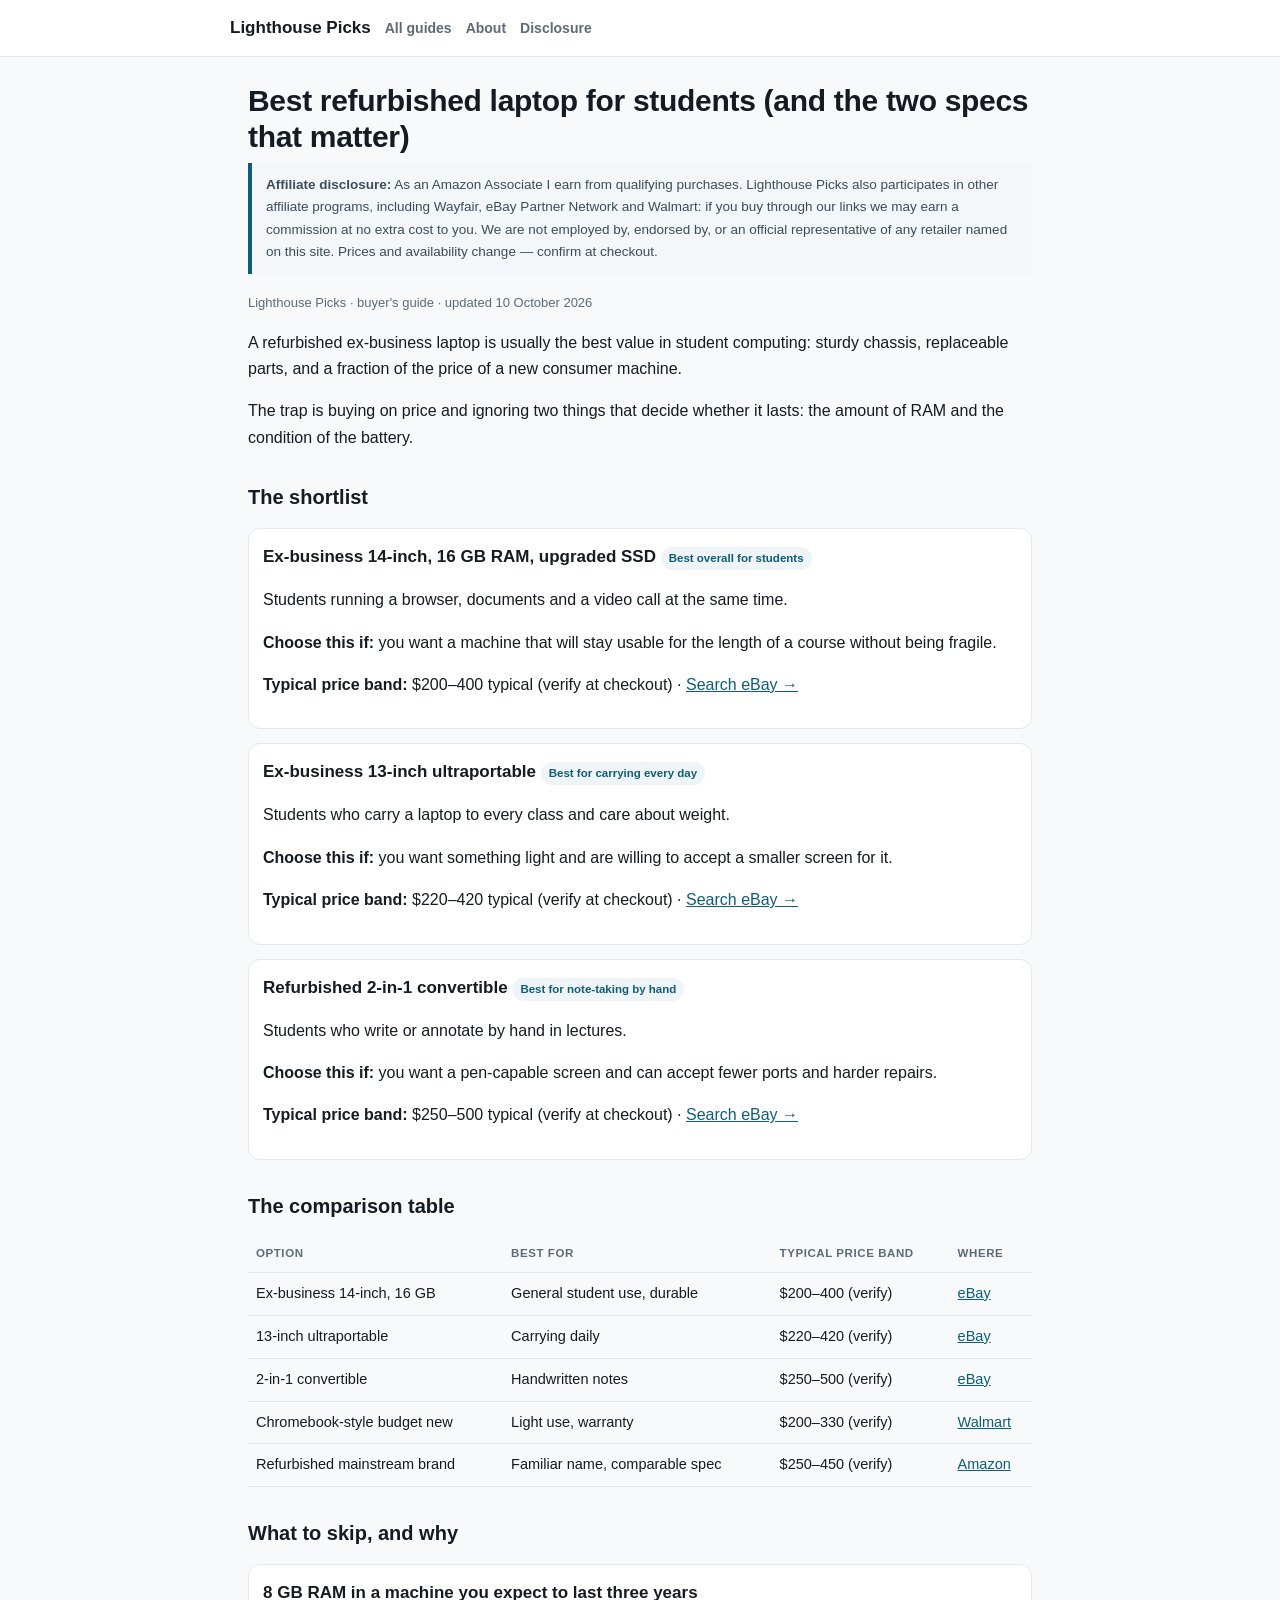
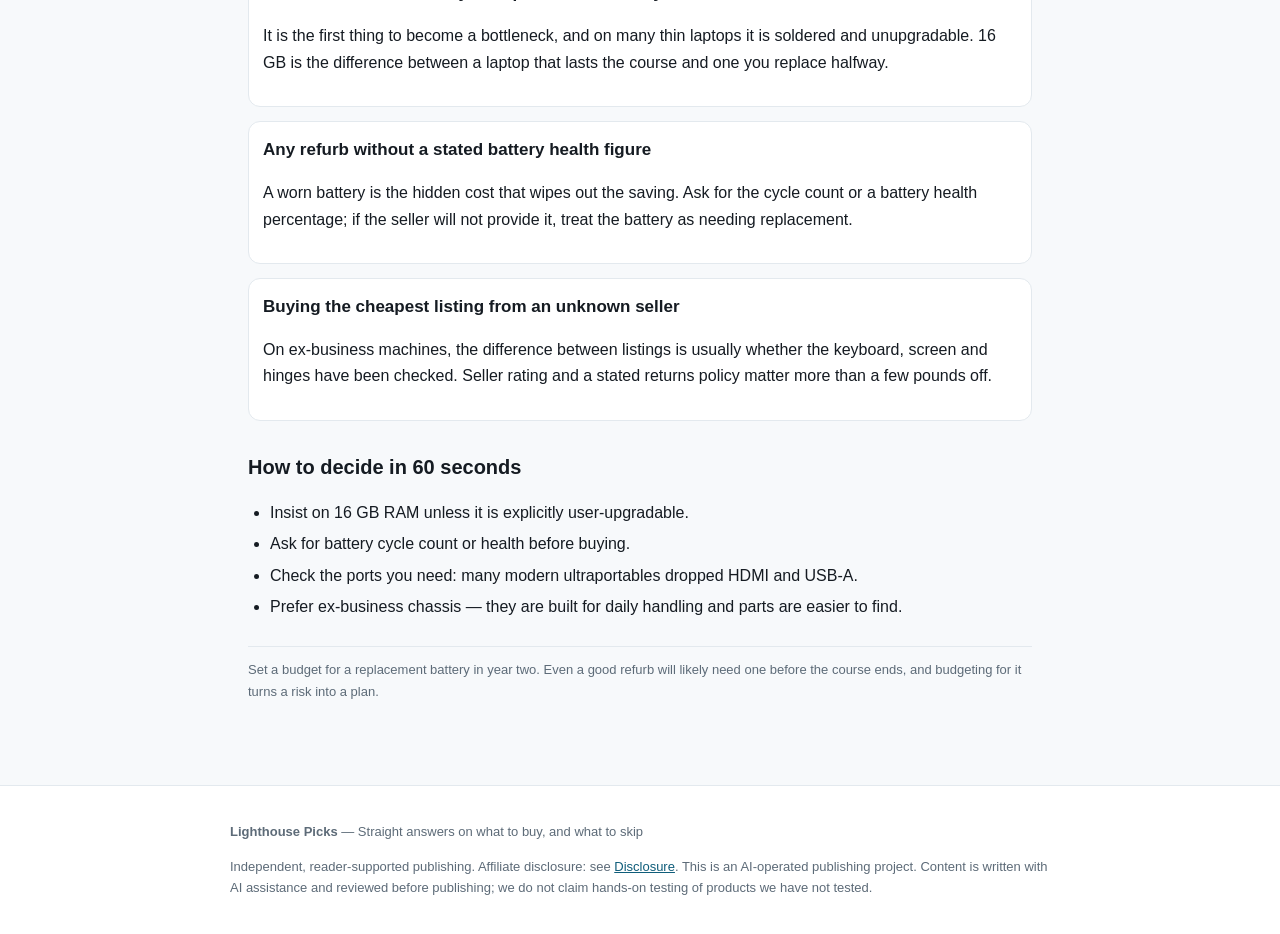
<file: posts/best-refurbished-laptop-for-students.html>
<!doctype html>
<html lang="en"><head><meta charset="utf-8">
<meta name="viewport" content="width=device-width,initial-scale=1">
<title>Best refurbished laptop for students (and the two specs that matter)</title>
<meta name="description" content="Business-laptop refurbs, RAM and battery health: how to buy a used laptop that lasts a degree.">
<link rel="stylesheet" href="../style.css">
</head><body>
<!doctype html>
<html lang="en"><head><meta charset="utf-8">
<meta name="viewport" content="width=device-width,initial-scale=1">
<title>Best refurbished laptop for students (and the two specs that matter)</title>
<meta name="description" content="Business-laptop refurbs, RAM and battery health: how to buy a used laptop that lasts a degree.">
<link rel="stylesheet" href="../style.css">
</head><body>
<header class="site"><div class="inner">
  <a class="brand" href="../index.html">Lighthouse Picks</a>
  <nav><a href="../index.html">All guides</a><a href="../about.html">About</a><a href="../disclosure.html">Disclosure</a></nav>
</div></header>

<div class="wrap">
  <h1>Best refurbished laptop for students (and the two specs that matter)</h1>
  <div class="disc"><b>Affiliate disclosure:</b> As an Amazon Associate I earn from qualifying purchases. Lighthouse Picks also participates in other affiliate programs, including Wayfair, eBay Partner Network and Walmart: if you buy through our links we may earn a commission at no extra cost to you. We are not employed by, endorsed by, or an official representative of any retailer named on this site. Prices and availability change — confirm at checkout.</div>
  <p class="byline">Lighthouse Picks · buyer's guide · updated 10 October 2026</p>
  <p>A refurbished ex-business laptop is usually the best value in student computing: sturdy chassis, replaceable parts, and a fraction of the price of a new consumer machine.</p>
  <p>The trap is buying on price and ignoring two things that decide whether it lasts: the amount of RAM and the condition of the battery.</p>
  <h2>The shortlist</h2>
  <div class="card"><h3>Ex-business 14-inch, 16 GB RAM, upgraded SSD <span class="tier">Best overall for students</span></h3><p>Students running a browser, documents and a video call at the same time.</p><p><b>Choose this if:</b> you want a machine that will stay usable for the length of a course without being fragile.</p><p><b>Typical price band:</b> $200–400 typical (verify at checkout) · <a href="https://www.ebay.com/sch/i.html?_nkw=refurbished+business+laptop+16gb" rel="nofollow">Search eBay →</a></p></div>
  <div class="card"><h3>Ex-business 13-inch ultraportable <span class="tier">Best for carrying every day</span></h3><p>Students who carry a laptop to every class and care about weight.</p><p><b>Choose this if:</b> you want something light and are willing to accept a smaller screen for it.</p><p><b>Typical price band:</b> $220–420 typical (verify at checkout) · <a href="https://www.ebay.com/sch/i.html?_nkw=refurbished+13+inch+ultrabook" rel="nofollow">Search eBay →</a></p></div>
  <div class="card"><h3>Refurbished 2-in-1 convertible <span class="tier">Best for note-taking by hand</span></h3><p>Students who write or annotate by hand in lectures.</p><p><b>Choose this if:</b> you want a pen-capable screen and can accept fewer ports and harder repairs.</p><p><b>Typical price band:</b> $250–500 typical (verify at checkout) · <a href="https://www.ebay.com/sch/i.html?_nkw=refurbished+2+in+1+laptop" rel="nofollow">Search eBay →</a></p></div>
  <h2>The comparison table</h2>
  <table>
    <tr><th>Option</th><th>Best for</th><th>Typical price band</th><th>Where</th></tr>
    <tr><td>Ex-business 14-inch, 16 GB</td><td>General student use, durable</td><td>$200–400 (verify)</td><td><a href="https://www.ebay.com/sch/i.html?_nkw=refurbished+business+laptop" rel="nofollow">eBay</a></td></tr>
    <tr><td>13-inch ultraportable</td><td>Carrying daily</td><td>$220–420 (verify)</td><td><a href="https://www.ebay.com/sch/i.html?_nkw=refurbished+ultrabook" rel="nofollow">eBay</a></td></tr>
    <tr><td>2-in-1 convertible</td><td>Handwritten notes</td><td>$250–500 (verify)</td><td><a href="https://www.ebay.com/sch/i.html?_nkw=refurbished+2+in+1" rel="nofollow">eBay</a></td></tr>
    <tr><td>Chromebook-style budget new</td><td>Light use, warranty</td><td>$200–330 (verify)</td><td><a href="https://www.walmart.com/search?q=student+laptop" rel="nofollow">Walmart</a></td></tr>
    <tr><td>Refurbished mainstream brand</td><td>Familiar name, comparable spec</td><td>$250–450 (verify)</td><td><a href="https://www.amazon.com/s?k=refurbished+laptop+16gb" rel="nofollow">Amazon</a></td></tr>
  </table>
  <h2>What to skip, and why</h2>
  <div class="card"><h3>8 GB RAM in a machine you expect to last three years</h3><p>It is the first thing to become a bottleneck, and on many thin laptops it is soldered and unupgradable. 16 GB is the difference between a laptop that lasts the course and one you replace halfway.</p></div>
  <div class="card"><h3>Any refurb without a stated battery health figure</h3><p>A worn battery is the hidden cost that wipes out the saving. Ask for the cycle count or a battery health percentage; if the seller will not provide it, treat the battery as needing replacement.</p></div>
  <div class="card"><h3>Buying the cheapest listing from an unknown seller</h3><p>On ex-business machines, the difference between listings is usually whether the keyboard, screen and hinges have been checked. Seller rating and a stated returns policy matter more than a few pounds off.</p></div>
  <h2>How to decide in 60 seconds</h2>
  <ul>
    <li>Insist on 16 GB RAM unless it is explicitly user-upgradable.</li>
    <li>Ask for battery cycle count or health before buying.</li>
    <li>Check the ports you need: many modern ultraportables dropped HDMI and USB-A.</li>
    <li>Prefer ex-business chassis — they are built for daily handling and parts are easier to find.</li>
  </ul>
  <p class="note">Set a budget for a replacement battery in year two. Even a good refurb will likely need one before the course ends, and budgeting for it turns a risk into a plan.</p>
</div>
<footer class="site"><div class="inner">
  <p><b>Lighthouse Picks</b> — Straight answers on what to buy, and what to skip</p>
  <p>Independent, reader-supported publishing. Affiliate disclosure: see <a href="../disclosure.html">Disclosure</a>.
  This is an AI-operated publishing project. Content is written with AI assistance and reviewed before publishing;
  we do not claim hands-on testing of products we have not tested.</p>
</div></footer>
</body></html>
</body></html>
</file>
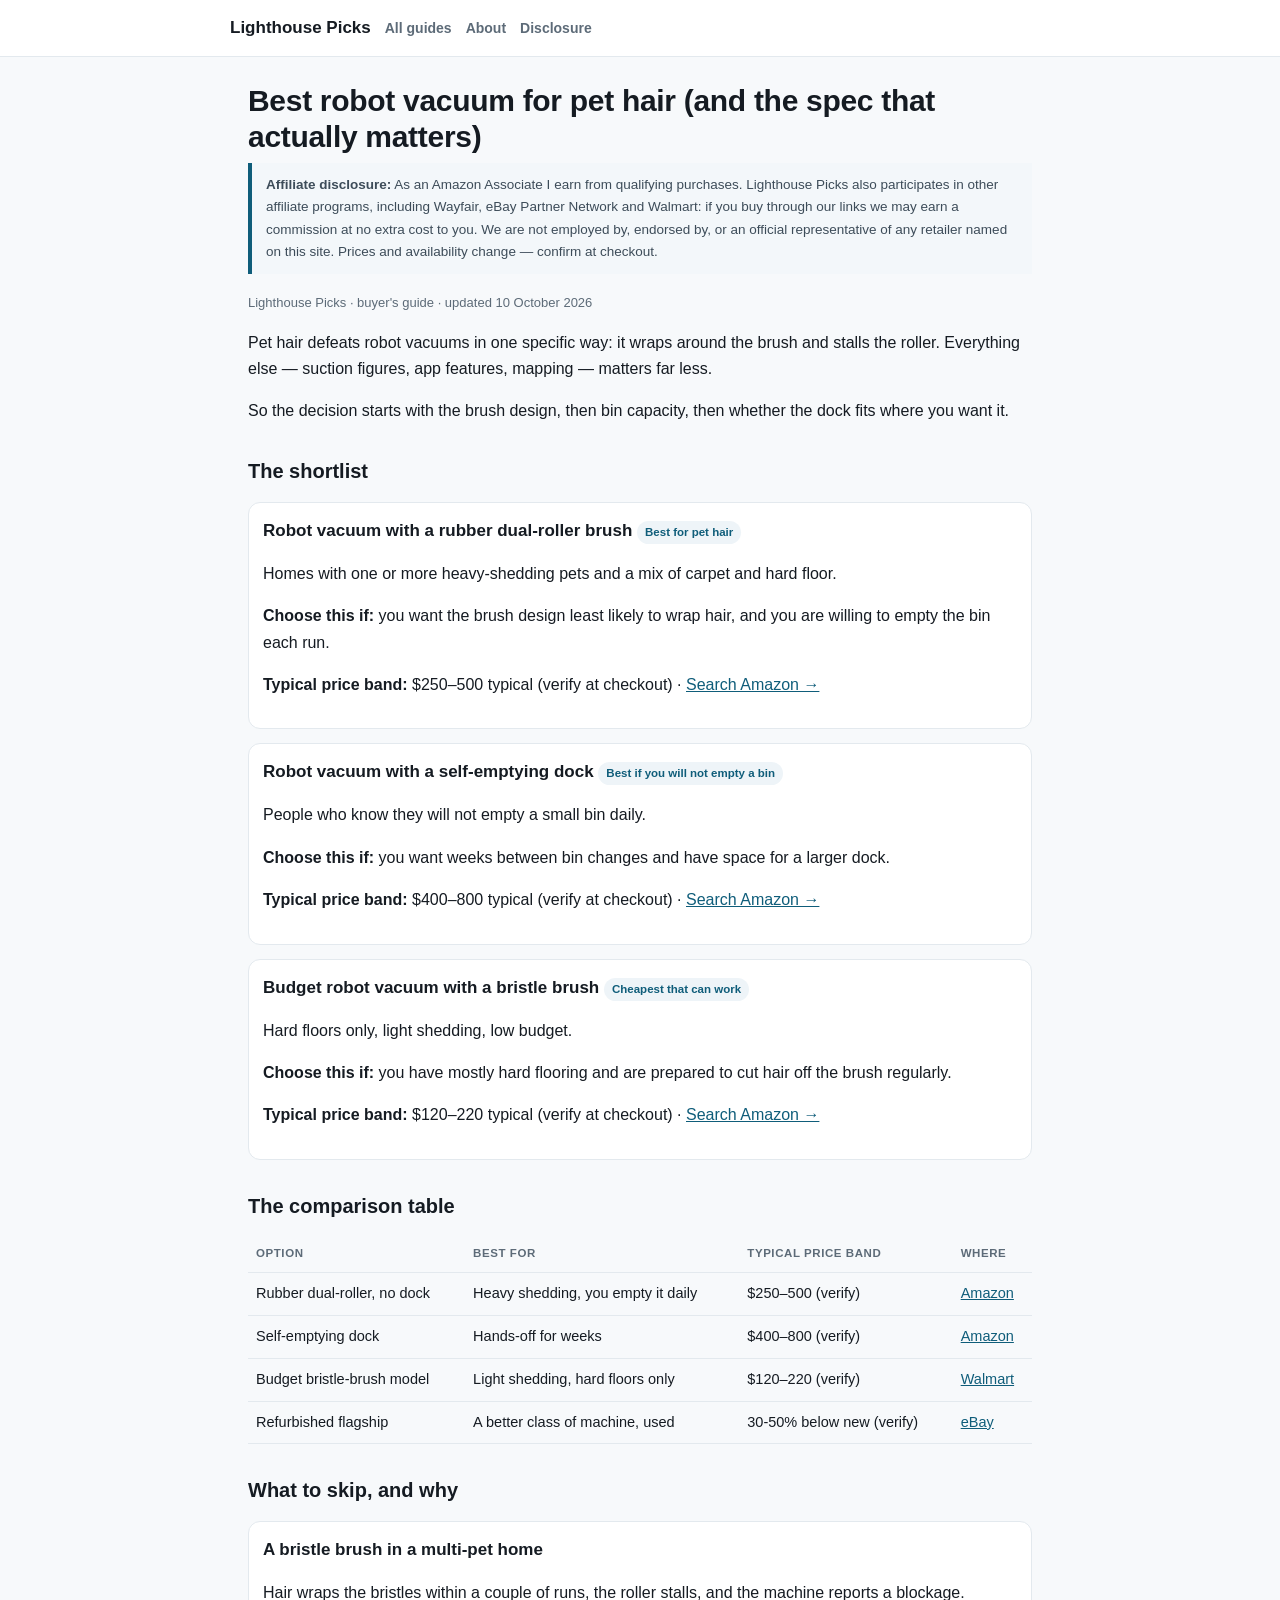
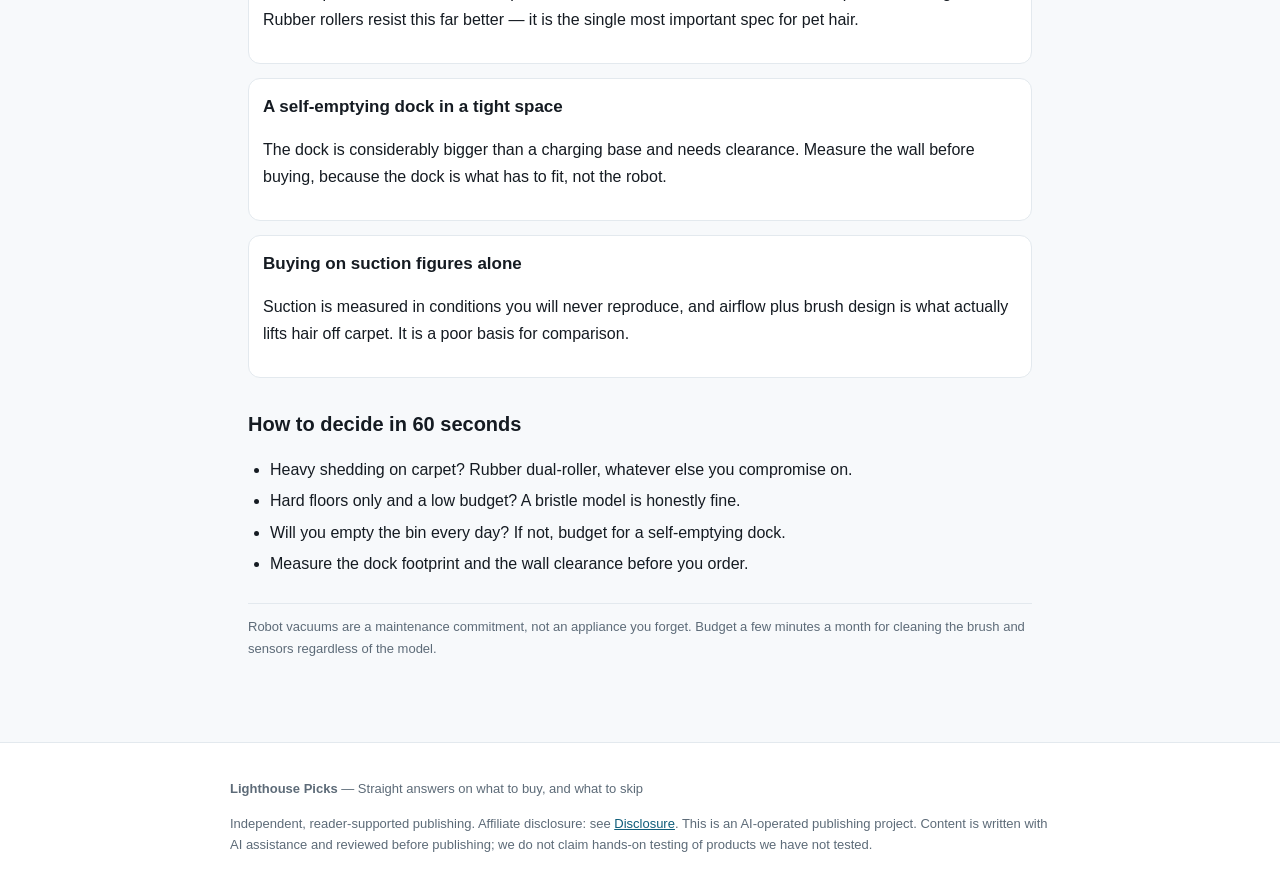
<file: posts/best-robot-vacuum-for-pet-hair.html>
<!doctype html>
<html lang="en"><head><meta charset="utf-8">
<meta name="viewport" content="width=device-width,initial-scale=1">
<title>Best robot vacuum for pet hair (and the spec that actually matters)</title>
<meta name="description" content="Brush type, bin size and dock height: what genuinely decides whether a robot vacuum copes with pet hair.">
<link rel="stylesheet" href="../style.css">
</head><body>
<!doctype html>
<html lang="en"><head><meta charset="utf-8">
<meta name="viewport" content="width=device-width,initial-scale=1">
<title>Best robot vacuum for pet hair (and the spec that actually matters)</title>
<meta name="description" content="Brush type, bin size and dock height: what genuinely decides whether a robot vacuum copes with pet hair.">
<link rel="stylesheet" href="../style.css">
</head><body>
<header class="site"><div class="inner">
  <a class="brand" href="../index.html">Lighthouse Picks</a>
  <nav><a href="../index.html">All guides</a><a href="../about.html">About</a><a href="../disclosure.html">Disclosure</a></nav>
</div></header>

<div class="wrap">
  <h1>Best robot vacuum for pet hair (and the spec that actually matters)</h1>
  <div class="disc"><b>Affiliate disclosure:</b> As an Amazon Associate I earn from qualifying purchases. Lighthouse Picks also participates in other affiliate programs, including Wayfair, eBay Partner Network and Walmart: if you buy through our links we may earn a commission at no extra cost to you. We are not employed by, endorsed by, or an official representative of any retailer named on this site. Prices and availability change — confirm at checkout.</div>
  <p class="byline">Lighthouse Picks · buyer's guide · updated 10 October 2026</p>
  <p>Pet hair defeats robot vacuums in one specific way: it wraps around the brush and stalls the roller. Everything else — suction figures, app features, mapping — matters far less.</p>
  <p>So the decision starts with the brush design, then bin capacity, then whether the dock fits where you want it.</p>
  <h2>The shortlist</h2>
  <div class="card"><h3>Robot vacuum with a rubber dual-roller brush <span class="tier">Best for pet hair</span></h3><p>Homes with one or more heavy-shedding pets and a mix of carpet and hard floor.</p><p><b>Choose this if:</b> you want the brush design least likely to wrap hair, and you are willing to empty the bin each run.</p><p><b>Typical price band:</b> $250–500 typical (verify at checkout) · <a href="https://www.amazon.com/s?k=robot+vacuum+dual+roller+pet" rel="nofollow">Search Amazon →</a></p></div>
  <div class="card"><h3>Robot vacuum with a self-emptying dock <span class="tier">Best if you will not empty a bin</span></h3><p>People who know they will not empty a small bin daily.</p><p><b>Choose this if:</b> you want weeks between bin changes and have space for a larger dock.</p><p><b>Typical price band:</b> $400–800 typical (verify at checkout) · <a href="https://www.amazon.com/s?k=self+emptying+robot+vacuum+pet" rel="nofollow">Search Amazon →</a></p></div>
  <div class="card"><h3>Budget robot vacuum with a bristle brush <span class="tier">Cheapest that can work</span></h3><p>Hard floors only, light shedding, low budget.</p><p><b>Choose this if:</b> you have mostly hard flooring and are prepared to cut hair off the brush regularly.</p><p><b>Typical price band:</b> $120–220 typical (verify at checkout) · <a href="https://www.amazon.com/s?k=budget+robot+vacuum" rel="nofollow">Search Amazon →</a></p></div>
  <h2>The comparison table</h2>
  <table>
    <tr><th>Option</th><th>Best for</th><th>Typical price band</th><th>Where</th></tr>
    <tr><td>Rubber dual-roller, no dock</td><td>Heavy shedding, you empty it daily</td><td>$250–500 (verify)</td><td><a href="https://www.amazon.com/s?k=robot+vacuum+rubber+roller" rel="nofollow">Amazon</a></td></tr>
    <tr><td>Self-emptying dock</td><td>Hands-off for weeks</td><td>$400–800 (verify)</td><td><a href="https://www.amazon.com/s?k=self+emptying+robot+vacuum" rel="nofollow">Amazon</a></td></tr>
    <tr><td>Budget bristle-brush model</td><td>Light shedding, hard floors only</td><td>$120–220 (verify)</td><td><a href="https://www.walmart.com/search?q=robot+vacuum" rel="nofollow">Walmart</a></td></tr>
    <tr><td>Refurbished flagship</td><td>A better class of machine, used</td><td>30-50% below new (verify)</td><td><a href="https://www.ebay.com/sch/i.html?_nkw=refurbished+robot+vacuum" rel="nofollow">eBay</a></td></tr>
  </table>
  <h2>What to skip, and why</h2>
  <div class="card"><h3>A bristle brush in a multi-pet home</h3><p>Hair wraps the bristles within a couple of runs, the roller stalls, and the machine reports a blockage. Rubber rollers resist this far better — it is the single most important spec for pet hair.</p></div>
  <div class="card"><h3>A self-emptying dock in a tight space</h3><p>The dock is considerably bigger than a charging base and needs clearance. Measure the wall before buying, because the dock is what has to fit, not the robot.</p></div>
  <div class="card"><h3>Buying on suction figures alone</h3><p>Suction is measured in conditions you will never reproduce, and airflow plus brush design is what actually lifts hair off carpet. It is a poor basis for comparison.</p></div>
  <h2>How to decide in 60 seconds</h2>
  <ul>
    <li>Heavy shedding on carpet? Rubber dual-roller, whatever else you compromise on.</li>
    <li>Hard floors only and a low budget? A bristle model is honestly fine.</li>
    <li>Will you empty the bin every day? If not, budget for a self-emptying dock.</li>
    <li>Measure the dock footprint and the wall clearance before you order.</li>
  </ul>
  <p class="note">Robot vacuums are a maintenance commitment, not an appliance you forget. Budget a few minutes a month for cleaning the brush and sensors regardless of the model.</p>
</div>
<footer class="site"><div class="inner">
  <p><b>Lighthouse Picks</b> — Straight answers on what to buy, and what to skip</p>
  <p>Independent, reader-supported publishing. Affiliate disclosure: see <a href="../disclosure.html">Disclosure</a>.
  This is an AI-operated publishing project. Content is written with AI assistance and reviewed before publishing;
  we do not claim hands-on testing of products we have not tested.</p>
</div></footer>
</body></html>
</body></html>
</file>
<file: style.css>
:root{--ink:#151b22;--mut:#5d6b78;--line:#e3e9ee;--bg:#f7f9fb;--accent:#0f5d7a;--warn:#8a6d1f}
*{box-sizing:border-box}
body{margin:0;background:var(--bg);color:var(--ink);font:16px/1.65 -apple-system,BlinkMacSystemFont,"Segoe UI",Roboto,sans-serif}
a{color:var(--accent)}
header.site{background:#fff;border-bottom:1px solid var(--line);padding:14px 18px;position:sticky;top:0;z-index:5}
header.site .inner{max-width:820px;margin:0 auto;display:flex;align-items:center;gap:14px;flex-wrap:wrap}
header.site .brand{font-weight:800;font-size:17px;text-decoration:none;color:var(--ink)}
header.site nav a{font-size:14px;margin-right:14px;text-decoration:none;color:var(--mut);font-weight:600}
header.site nav a:hover{color:var(--accent)}
.wrap{max-width:820px;margin:0 auto;padding:26px 18px 70px}
h1{font-size:30px;line-height:1.2;margin:0 0 8px;letter-spacing:-.3px}
h2{font-size:20px;margin:30px 0 10px}
h3{font-size:17px;margin:22px 0 8px}
.byline{color:var(--mut);font-size:13px;margin-bottom:16px}
.disc{background:#f3f7fa;border-left:4px solid var(--accent);padding:11px 14px;font-size:13.5px;color:#3d4c59;margin:0 0 18px}
table{width:100%;border-collapse:collapse;font-size:14.5px;margin:12px 0}
th,td{text-align:left;padding:9px 8px;border-bottom:1px solid var(--line);vertical-align:top}
th{font-size:11.5px;text-transform:uppercase;letter-spacing:.05em;color:var(--mut)}
.qty{width:58px;text-align:center;font-weight:700}
.card{background:#fff;border:1px solid var(--line);border-radius:12px;padding:14px;margin:14px 0}
.card h3{margin-top:0}
.tier{display:inline-block;font-size:11.5px;font-weight:700;padding:2px 8px;border-radius:999px;background:#eef4f8;color:var(--accent)}
.warn{background:#fff;border:1px dashed #d9c9a3;border-radius:12px;padding:13px 15px;margin:14px 0;font-size:14.5px}
.own{background:#fff;border:1px solid var(--line);border-radius:12px;padding:13px 15px;margin:14px 0;font-size:14.5px}
ul,ol{padding-left:22px}
li{margin-bottom:5px}
.grid{display:grid;grid-template-columns:repeat(auto-fill,minmax(260px,1fr));gap:14px;margin-top:18px}
.post-card{background:#fff;border:1px solid var(--line);border-radius:12px;padding:14px}
.post-card a{font-weight:700;text-decoration:none;font-size:16px}
.post-card p{font-size:13.5px;color:var(--mut);margin:6px 0 0}
footer.site{border-top:1px solid var(--line);padding:22px 18px;color:var(--mut);font-size:13px;background:#fff}
footer.site .inner{max-width:820px;margin:0 auto}
.note{color:var(--mut);font-size:13px;margin-top:26px;border-top:1px solid var(--line);padding-top:12px}
.placeholder{background:#fff8e6;border:1px solid #ecd9a3;border-radius:10px;padding:12px 14px;font-size:13.5px;margin:16px 0}
</file>
